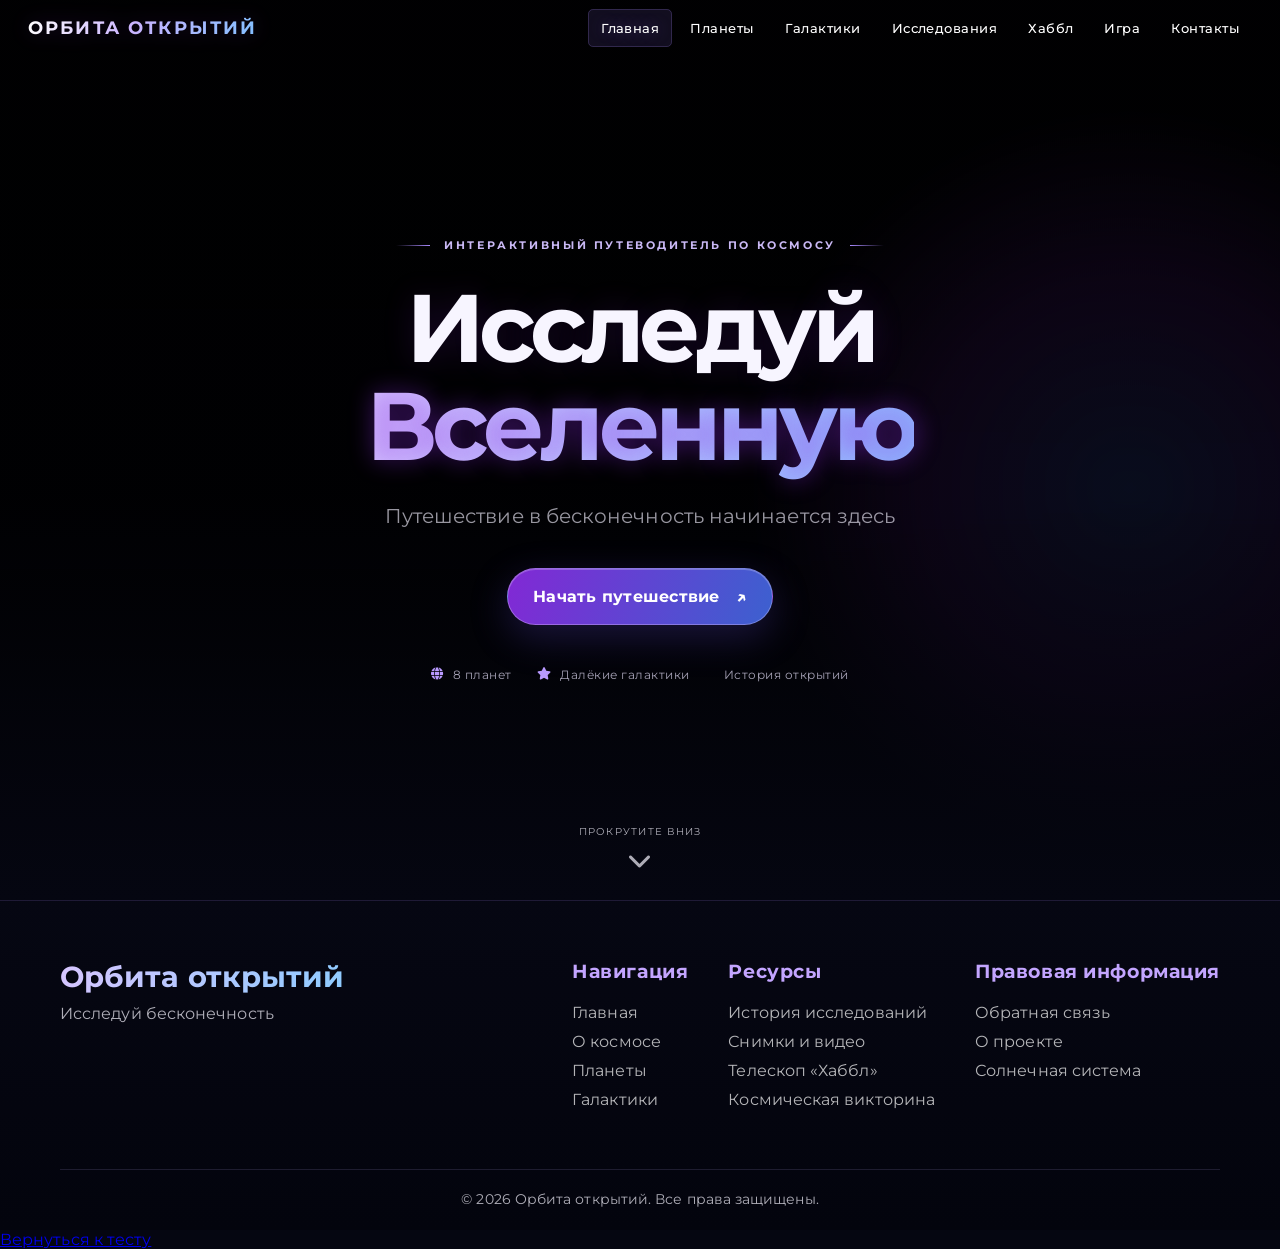
<file: index.html>
<!DOCTYPE html>
<html lang="ru">
<head>
    <meta charset="UTF-8">
    <meta name="viewport" content="width=device-width, initial-scale=1.0">
    <meta name="description" content="Орбита открытий — интерактивное путешествие по планетам, галактикам и истории освоения космоса.">
    <meta name="theme-color" content="#050611">
    <link rel="icon" type="image/svg+xml" href="favicon.svg">
    <title>Орбита открытий | Исследуй Вселенную</title>
    <link rel="stylesheet" href="styles.css">
    <link rel="stylesheet" href="final-polish.css">
    <link href="https://fonts.googleapis.com/css2?family=Montserrat:wght@300;400;700&display=swap" rel="stylesheet">
    <link rel="stylesheet" href="https://cdnjs.cloudflare.com/ajax/libs/font-awesome/6.0.0-beta3/css/all.min.css">
</head>
<body>
    <div class="stars"></div>
    <div class="twinkling"></div>
    
    <header>
        <nav>
            <div class="logo">
                <span>Орбита открытий</span>
            </div>
            <ul class="nav-links">
                <li><a href="index.html">Главная</a></li>
                <li><a href="index2.html">Планеты</a></li>
                <li><a href="index3.html">Галактики</a></li>
                <li><a href="index4.html">Исследования</a></li>
                <li><a href="index5.html">Хаббл</a></li>
                <li><a href="test.html">Игра</a></li>
                <li><a href="index6.html">Контакты</a></li>

                
            </ul>
            <div class="burger">
                <div class="line1"></div>
                <div class="line2"></div>
                <div class="line3"></div>
            </div>
        </nav>
    </header>

    <section id="home" class="hero">
        <div class="hero-content">
            <div class="hero-eyebrow"><span class="eyebrow-line"></span> ИНТЕРАКТИВНЫЙ ПУТЕВОДИТЕЛЬ ПО КОСМОСУ <span class="eyebrow-line"></span></div>
            <h1 class="title">Исследуй <span class="highlight">Вселенную</span></h1>
            <p class="subtitle">Путешествие в бесконечность начинается здесь</p>
            <a class="cta-button" href="index2.html">Начать путешествие <span aria-hidden="true">↗</span></a>
            <div class="hero-meta"><span><i class="fas fa-globe"></i> 8 планет</span><span><i class="fas fa-star"></i> Далёкие галактики</span><span><i class="fas fa-telescope"></i> История открытий</span></div>
        </div>
        <div class="scroll-indicator">
            <p>Прокрутите вниз</p>
            <i class="fas fa-chevron-down"></i>
        </div>
    </section>

  

    <footer>
        <div class="container">
            <div class="footer-content">
                <div class="footer-logo">
                    <h3>Орбита открытий</h3>
                    <p>Исследуй бесконечность</p>
                </div>
                <div class="footer-links">
                    <div class="footer-column">
                        <h4>Навигация</h4>
                        <ul>
                            <li><a href="index.html">Главная</a></li>
                            <li><a href="index2.html#about">О космосе</a></li>
                            <li><a href="index2.html#planets">Планеты</a></li>
                            <li><a href="index3.html#galaxies">Галактики</a></li>
                        </ul>
                    </div>
                    <div class="footer-column">
                        <h4>Ресурсы</h4>
                        <ul>
                            <li><a href="index4.html">История исследований</a></li>
                            <li><a href="index5.html">Снимки и видео</a></li>
                            <li><a href="index5.html">Телескоп «Хаббл»</a></li>
                            <li><a href="test.html">Космическая викторина</a></li>
                        </ul>
                    </div>
                    <div class="footer-column">
                        <h4>Правовая информация</h4>
                        <ul>
                            <li><a href="index6.html">Обратная связь</a></li>
                            <li><a href="index.html">О проекте</a></li>
                            <li><a href="index2.html#planets">Солнечная система</a></li>
                        </ul>
                    </div>
                </div>
            </div>
            <div class="footer-bottom">
                <p>&copy; 2026 Орбита открытий. Все права защищены.</p>
            </div>
        </div>
    </footer>

    <div class="planet-modal">
        <div class="modal-content">
            <span class="close-modal">&times;</span>
            <div class="modal-body">
                <h2 id="modal-title"></h2>
                <div class="modal-image" id="modal-image"></div>
                <div class="planet-details">
                    <div class="detail-item">
                        <h4>Диаметр:</h4>
                        <p id="planet-diameter"></p>
                    </div>
                    <div class="detail-item">
                        <h4>Расстояние от Солнца:</h4>
                        <p id="planet-distance"></p>
                    </div>
                    <div class="detail-item">
                        <h4>Период обращения:</h4>
                        <p id="planet-orbit"></p>
                    </div>
                    <div class="detail-item">
                        <h4>Температура:</h4>
                        <p id="planet-temp"></p>
                    </div>
                </div>
                <p id="planet-description"></p>
            </div>
        </div>
    </div>

    <script src="script.js"></script>
        
        <a href="test.html" class="back-button">Вернуться к тесту</a>
    </div>
    <script src="enhancements.js"></script>
</body>
</html>
</file>
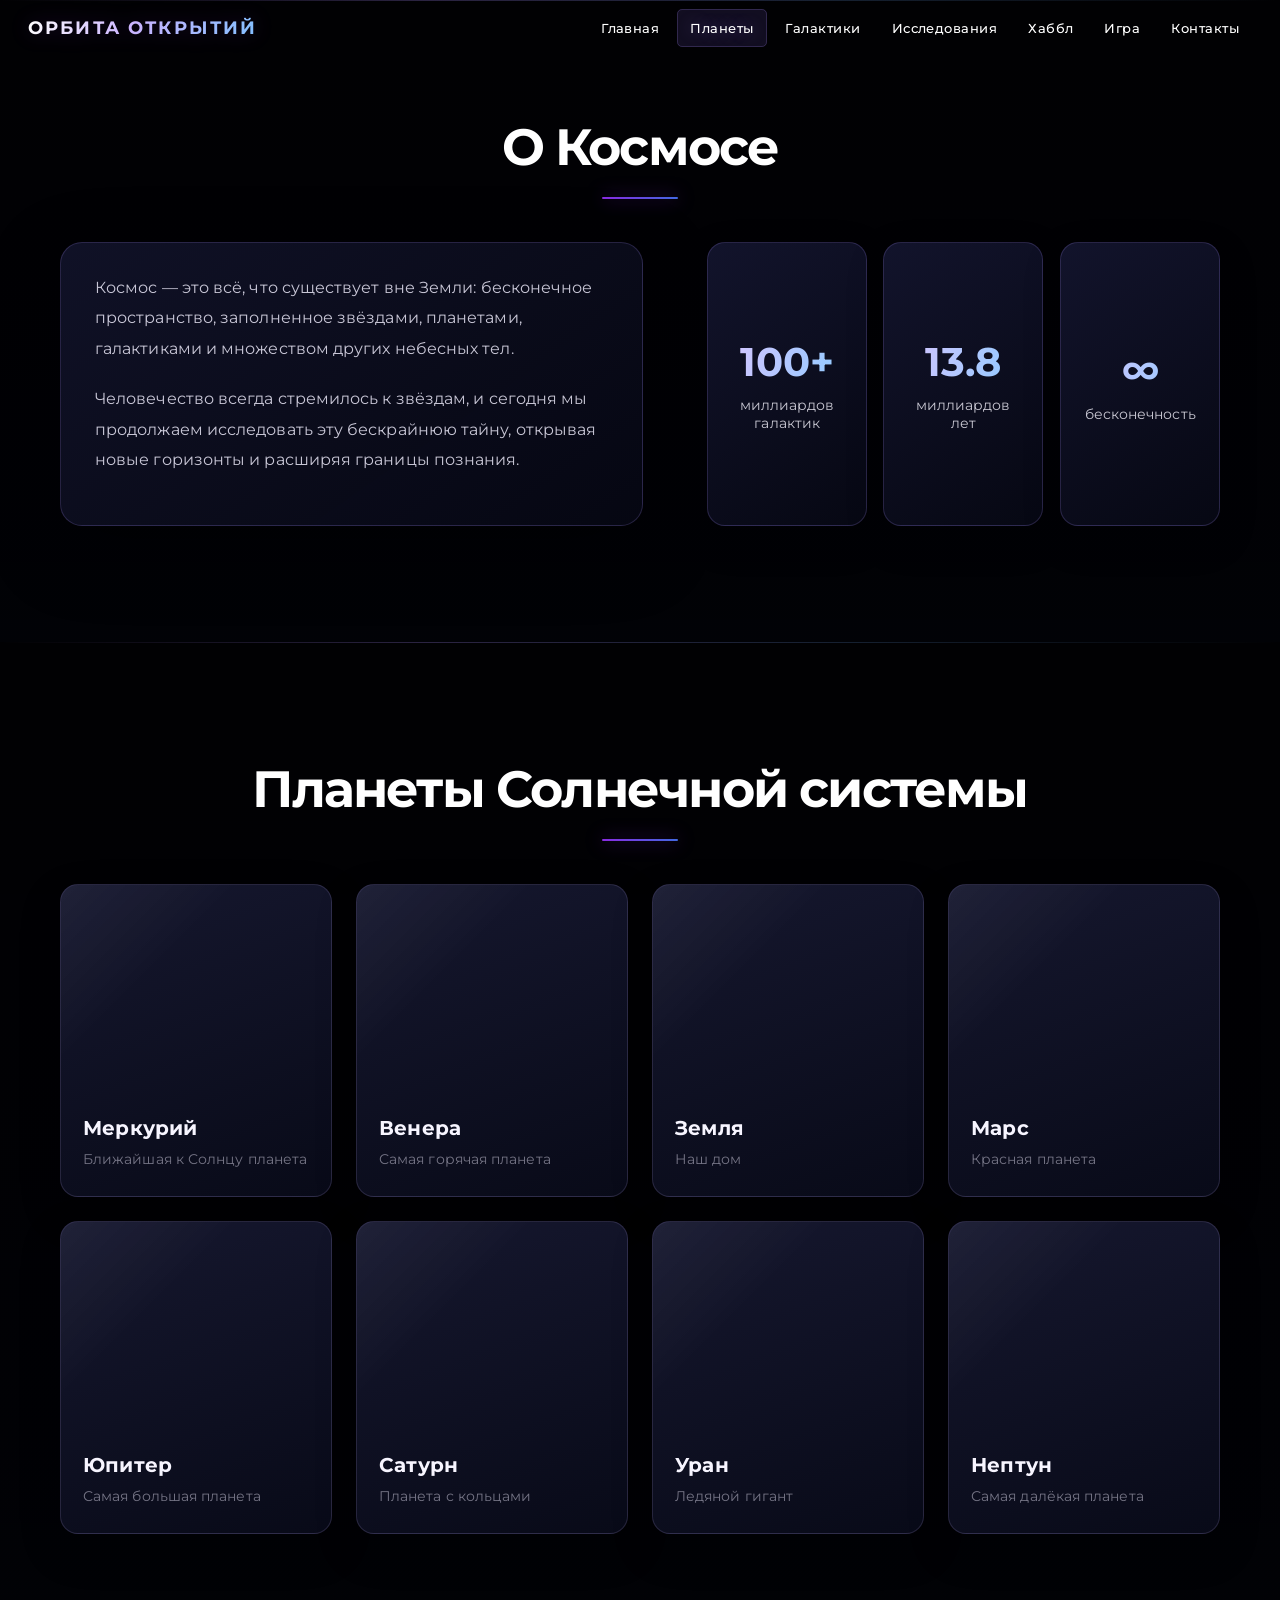
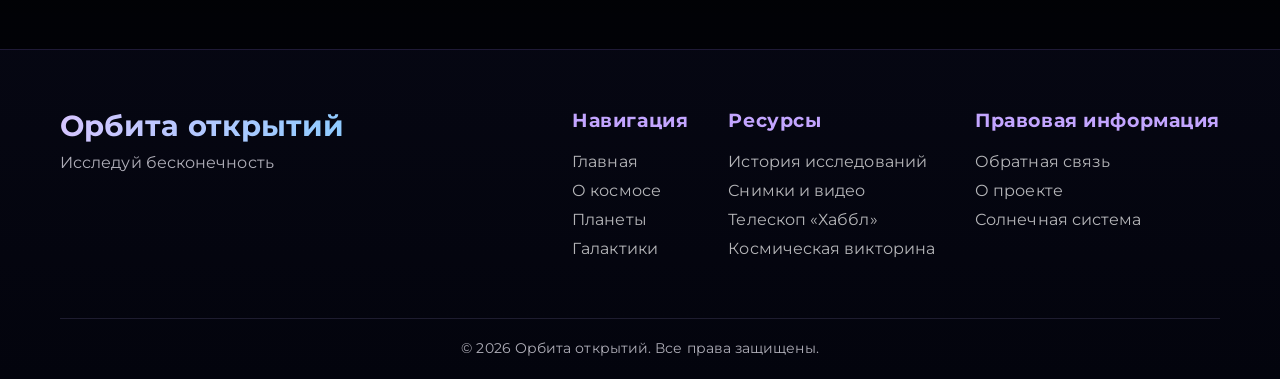
<file: index2.html>
<!DOCTYPE html>
<html lang="ru">
<head>
    <meta charset="UTF-8">
    <meta name="viewport" content="width=device-width, initial-scale=1.0">
    <meta name="description" content="Орбита открытий — интерактивное путешествие по планетам, галактикам и истории освоения космоса.">
    <meta name="theme-color" content="#050611">
    <link rel="icon" type="image/svg+xml" href="favicon.svg">
    <title>Орбита открытий | Исследуй Вселенную</title>
    <link rel="stylesheet" href="styles.css">
    <link rel="stylesheet" href="final-polish.css">
    <link href="https://fonts.googleapis.com/css2?family=Montserrat:wght@300;400;700&display=swap" rel="stylesheet">
    <link rel="stylesheet" href="https://cdnjs.cloudflare.com/ajax/libs/font-awesome/6.0.0-beta3/css/all.min.css">
</head>
<body>
    <div class="stars"></div>
    <div class="twinkling"></div>
    
    <header>
        <nav>
            <div class="logo">
                <span>Орбита открытий</span>
            </div>
            <ul class="nav-links">
                <li><a href="index.html">Главная</a></li>
                <li><a href="index2.html">Планеты</a></li>
                <li><a href="index3.html">Галактики</a></li>
                <li><a href="index4.html">Исследования</a></li>
                <li><a href="index5.html">Хаббл</a></li>
                <li><a href="test.html">Игра</a></li>

                <li><a href="index6.html">Контакты</a></li>
            </ul>
            <div class="burger">
                <div class="line1"></div>
                <div class="line2"></div>
                <div class="line3"></div>
            </div>
        </nav>
    </header>

  

    <section id="about" class="about">
        <div class="container">
            <h2 class="section-title">О Космосе</h2>
            <div class="about-content">
                <div class="about-text">
                    <p>Космос — это всё, что существует вне Земли: бесконечное пространство, заполненное звёздами, планетами, галактиками и множеством других небесных тел.</p>
                    <p>Человечество всегда стремилось к звёздам, и сегодня мы продолжаем исследовать эту бескрайнюю тайну, открывая новые горизонты и расширяя границы познания.</p>
                </div>
                <div class="about-stats">
                    <div class="stat-item">
                        <span class="stat-number">100+</span>
                        <span class="stat-text">миллиардов галактик</span>
                    </div>
                    <div class="stat-item">
                        <span class="stat-number">13.8</span>
                        <span class="stat-text">миллиардов лет</span>
                    </div>
                    <div class="stat-item">
                        <span class="stat-number">∞</span>
                        <span class="stat-text">бесконечность</span>
                    </div>
                </div>
            </div>
        </div>
    </section>

    <section id="planets" class="planets">
        <div class="container">
            <h2 class="section-title">Планеты Солнечной системы</h2>
            <div class="planets-container">
                <div class="planet-card" data-planet="mercury">
                    <div class="planet-image mercury"></div>
                    <h3>Меркурий</h3>
                    <p>Ближайшая к Солнцу планета</p>
                </div>
                <div class="planet-card" data-planet="venus">
                    <div class="planet-image venus"></div>
                    <h3>Венера</h3>
                    <p>Самая горячая планета</p>
                </div>
                <div class="planet-card" data-planet="earth">
                    <div class="planet-image earth"></div>
                    <h3>Земля</h3>
                    <p>Наш дом</p>
                </div>
                <div class="planet-card" data-planet="mars">
                    <div class="planet-image mars"></div>
                    <h3>Марс</h3>
                    <p>Красная планета</p>
                </div>
                <div class="planet-card" data-planet="jupiter">
                    <div class="planet-image jupiter"></div>
                    <h3>Юпитер</h3>
                    <p>Самая большая планета</p>
                </div>
                <div class="planet-card" data-planet="saturn">
                    <div class="planet-image saturn"></div>
                    <h3>Сатурн</h3>
                    <p>Планета с кольцами</p>
                </div>
                <div class="planet-card" data-planet="uranus">
                    <div class="planet-image uranus"></div>
                    <h3>Уран</h3>
                    <p>Ледяной гигант</p>
                </div>
                <div class="planet-card" data-planet="neptune">
                    <div class="planet-image neptune"></div>
                    <h3>Нептун</h3>
                    <p>Самая далёкая планета</p>
                </div>
            </div>
        </div>
    </section>


    <footer>
        <div class="container">
            <div class="footer-content">
                <div class="footer-logo">
                    <h3>Орбита открытий</h3>
                    <p>Исследуй бесконечность</p>
                </div>
                <div class="footer-links">
                    <div class="footer-column">
                        <h4>Навигация</h4>
                        <ul>
                            <li><a href="index.html">Главная</a></li>
                            <li><a href="index2.html#about">О космосе</a></li>
                            <li><a href="index2.html#planets">Планеты</a></li>
                            <li><a href="index3.html#galaxies">Галактики</a></li>
                        </ul>
                    </div>
                    <div class="footer-column">
                        <h4>Ресурсы</h4>
                        <ul>
                            <li><a href="index4.html">История исследований</a></li>
                            <li><a href="index5.html">Снимки и видео</a></li>
                            <li><a href="index5.html">Телескоп «Хаббл»</a></li>
                            <li><a href="test.html">Космическая викторина</a></li>
                        </ul>
                    </div>
                    <div class="footer-column">
                        <h4>Правовая информация</h4>
                        <ul>
                            <li><a href="index6.html">Обратная связь</a></li>
                            <li><a href="index.html">О проекте</a></li>
                            <li><a href="index2.html#planets">Солнечная система</a></li>
                        </ul>
                    </div>
                </div>
            </div>
            <div class="footer-bottom">
                <p>&copy; 2026 Орбита открытий. Все права защищены.</p>
            </div>
        </div>
    </footer>

    <div class="planet-modal">
        <div class="modal-content">
            <span class="close-modal">&times;</span>
            <div class="modal-body">
                <h2 id="modal-title"></h2>
                <div class="modal-image" id="modal-image"></div>
                <div class="planet-details">
                    <div class="detail-item">
                        <h4>Диаметр:</h4>
                        <p id="planet-diameter"></p>
                    </div>
                    <div class="detail-item">
                        <h4>Расстояние от Солнца:</h4>
                        <p id="planet-distance"></p>
                    </div>
                    <div class="detail-item">
                        <h4>Период обращения:</h4>
                        <p id="planet-orbit"></p>
                    </div>
                    <div class="detail-item">
                        <h4>Температура:</h4>
                        <p id="planet-temp"></p>
                    </div>
                </div>
                <p id="planet-description"></p>
            </div>
        </div>
    </div>

    <script src="script.js"></script>
    <script src="enhancements.js"></script>
</body>
</html>
</file>
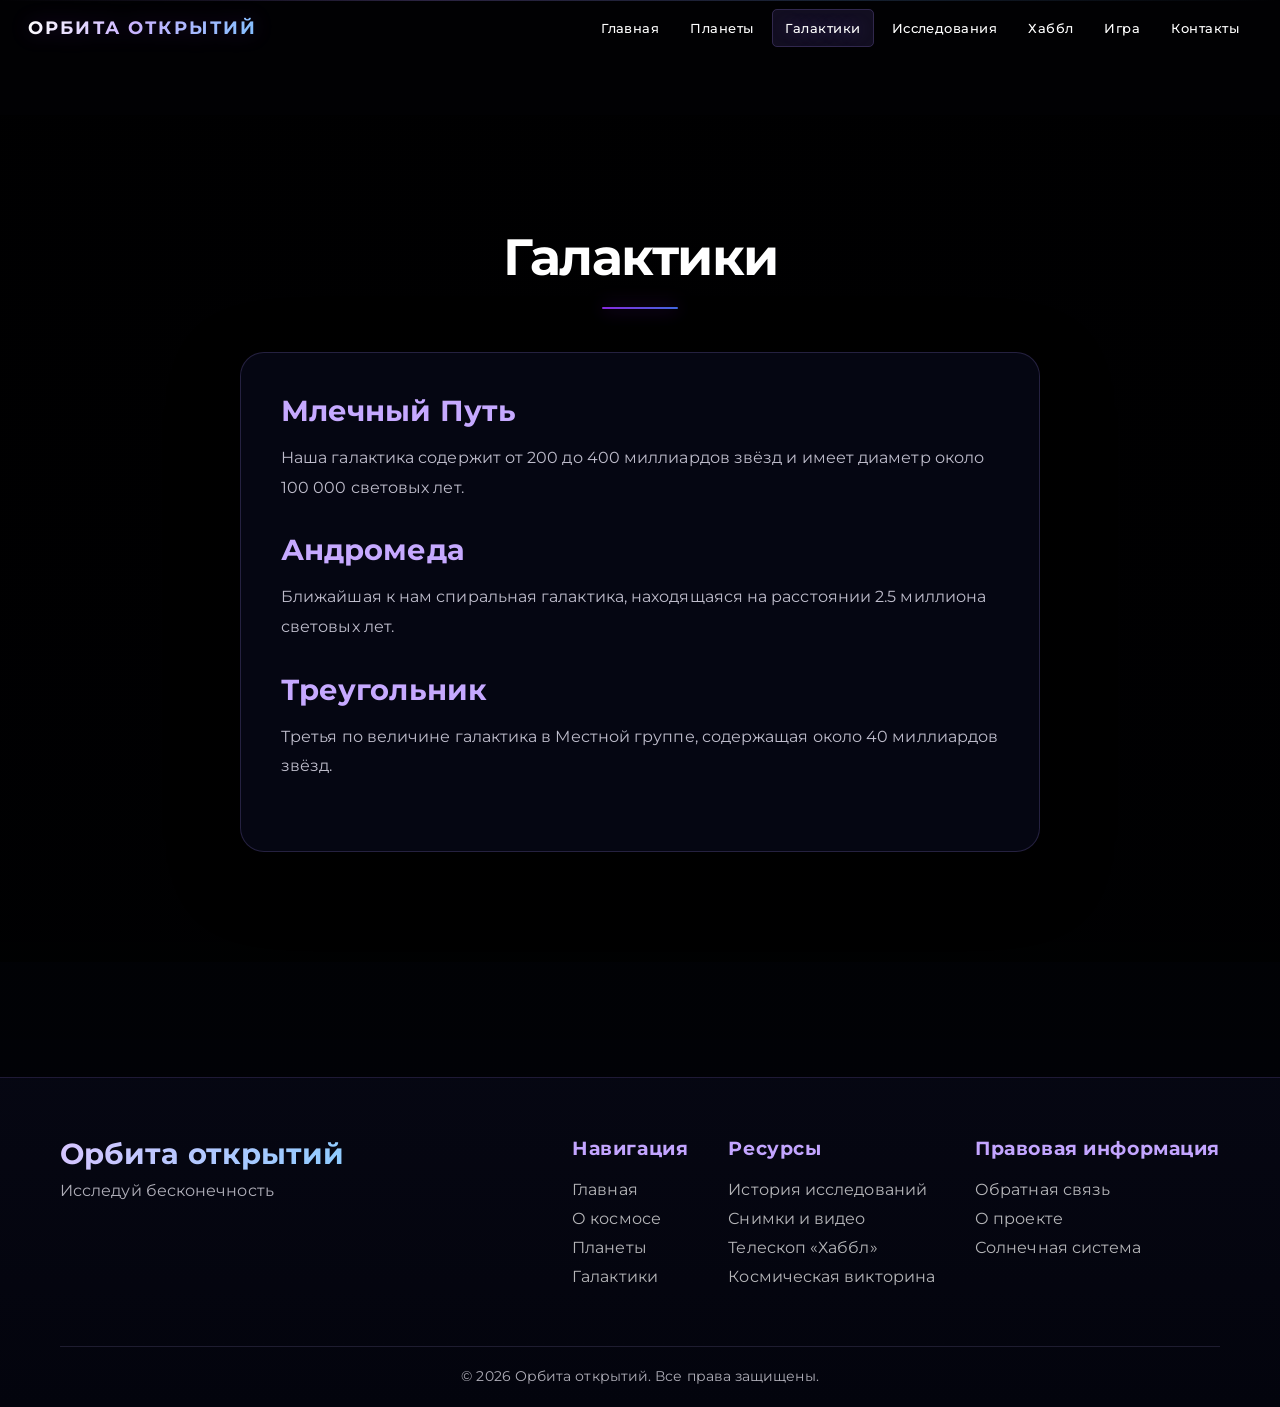
<file: index3.html>
<!DOCTYPE html>
<html lang="ru">
<head>
    <meta charset="UTF-8">
    <meta name="viewport" content="width=device-width, initial-scale=1.0">
    <meta name="description" content="Орбита открытий — интерактивное путешествие по планетам, галактикам и истории освоения космоса.">
    <meta name="theme-color" content="#050611">
    <link rel="icon" type="image/svg+xml" href="favicon.svg">
    <title>Орбита открытий | Исследуй Вселенную</title>
    <link rel="stylesheet" href="styles.css">
    <link rel="stylesheet" href="final-polish.css">
    <link href="https://fonts.googleapis.com/css2?family=Montserrat:wght@300;400;700&display=swap" rel="stylesheet">
    <link rel="stylesheet" href="https://cdnjs.cloudflare.com/ajax/libs/font-awesome/6.0.0-beta3/css/all.min.css">
</head>
<body>
    <div class="stars"></div>
    <div class="twinkling"></div>
    
    <header>
        <nav>
            <div class="logo">
                <span>Орбита открытий</span>
            </div>
            <ul class="nav-links">
                <li><a href="index.html">Главная</a></li>
                <li><a href="index2.html">Планеты</a></li>
                <li><a href="index3.html">Галактики</a></li>
                <li><a href="index4.html">Исследования</a></li>
                <li><a href="index5.html">Хаббл</a></li>
                <li><a href="test.html">Игра</a></li>
                <li><a href="index6.html">Контакты</a></li>
            </ul>
            <div class="burger">
                <div class="line1"></div>
                <div class="line2"></div>
                <div class="line3"></div>
            </div>
        </nav>
    </header>

    <section id="galaxies" class="galaxies">
        <div class="parallax-container">
            <h2 class="section-title">Галактики</h2>
            <div class="galaxy-content">
                <div class="galaxy-info">
                    <h3>Млечный Путь</h3>
                    <p>Наша галактика содержит от 200 до 400 миллиардов звёзд и имеет диаметр около 100 000 световых лет.</p>
                    <h3>Андромеда</h3>
                    <p>Ближайшая к нам спиральная галактика, находящаяся на расстоянии 2.5 миллиона световых лет.</p>
                    <h3>Треугольник</h3>
                    <p>Третья по величине галактика в Местной группе, содержащая около 40 миллиардов звёзд.</p>
                </div>
            </div>
        </div>
    </section>


    <footer>
        <div class="container">
            <div class="footer-content">
                <div class="footer-logo">
                    <h3>Орбита открытий</h3>
                    <p>Исследуй бесконечность</p>
                </div>
                <div class="footer-links">
                    <div class="footer-column">
                        <h4>Навигация</h4>
                        <ul>
                            <li><a href="index.html">Главная</a></li>
                            <li><a href="index2.html#about">О космосе</a></li>
                            <li><a href="index2.html#planets">Планеты</a></li>
                            <li><a href="index3.html#galaxies">Галактики</a></li>
                        </ul>
                    </div>
                    <div class="footer-column">
                        <h4>Ресурсы</h4>
                        <ul>
                            <li><a href="index4.html">История исследований</a></li>
                            <li><a href="index5.html">Снимки и видео</a></li>
                            <li><a href="index5.html">Телескоп «Хаббл»</a></li>
                            <li><a href="test.html">Космическая викторина</a></li>
                        </ul>
                    </div>
                    <div class="footer-column">
                        <h4>Правовая информация</h4>
                        <ul>
                            <li><a href="index6.html">Обратная связь</a></li>
                            <li><a href="index.html">О проекте</a></li>
                            <li><a href="index2.html#planets">Солнечная система</a></li>
                        </ul>
                    </div>
                </div>
            </div>
            <div class="footer-bottom">
                <p>&copy; 2026 Орбита открытий. Все права защищены.</p>
            </div>
        </div>
    </footer>

    <div class="planet-modal">
        <div class="modal-content">
            <span class="close-modal">&times;</span>
            <div class="modal-body">
                <h2 id="modal-title"></h2>
                <div class="modal-image" id="modal-image"></div>
                <div class="planet-details">
                    <div class="detail-item">
                        <h4>Диаметр:</h4>
                        <p id="planet-diameter"></p>
                    </div>
                    <div class="detail-item">
                        <h4>Расстояние от Солнца:</h4>
                        <p id="planet-distance"></p>
                    </div>
                    <div class="detail-item">
                        <h4>Период обращения:</h4>
                        <p id="planet-orbit"></p>
                    </div>
                    <div class="detail-item">
                        <h4>Температура:</h4>
                        <p id="planet-temp"></p>
                    </div>
                </div>
                <p id="planet-description"></p>
            </div>
        </div>
    </div>

    <script src="script.js"></script>
    <script src="enhancements.js"></script>
</body>
</html>
</file>
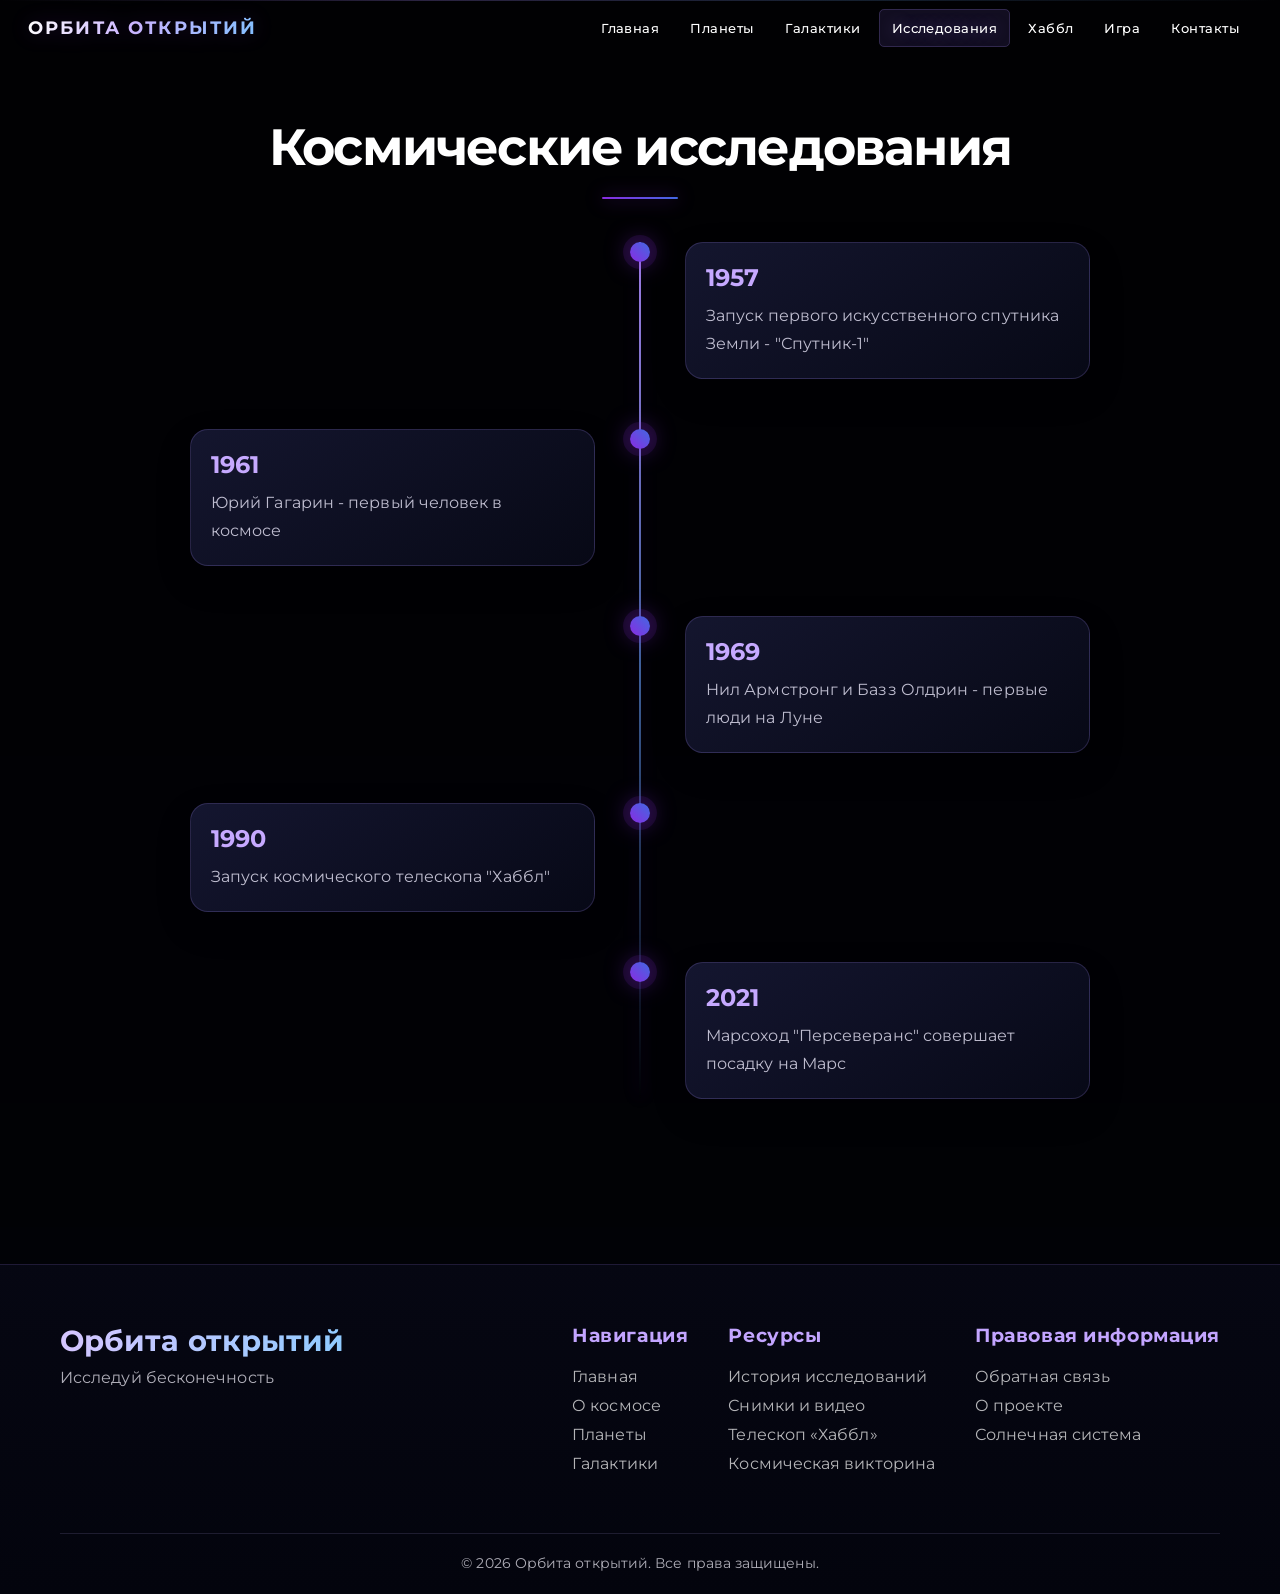
<file: index4.html>
<!DOCTYPE html>
<html lang="ru">
<head>
    <meta charset="UTF-8">
    <meta name="viewport" content="width=device-width, initial-scale=1.0">
    <meta name="description" content="Орбита открытий — интерактивное путешествие по планетам, галактикам и истории освоения космоса.">
    <meta name="theme-color" content="#050611">
    <link rel="icon" type="image/svg+xml" href="favicon.svg">
    <title>Орбита открытий | Исследуй Вселенную</title>
    <link rel="stylesheet" href="styles.css">
    <link rel="stylesheet" href="final-polish.css">
    <link href="https://fonts.googleapis.com/css2?family=Montserrat:wght@300;400;700&display=swap" rel="stylesheet">
    <link rel="stylesheet" href="https://cdnjs.cloudflare.com/ajax/libs/font-awesome/6.0.0-beta3/css/all.min.css">
</head>
<body>
    <div class="stars"></div>
    <div class="twinkling"></div>
    
    <header>
        <nav>
            <div class="logo">
                <span>Орбита открытий</span>
            </div>
            <ul class="nav-links">
                <li><a href="index.html">Главная</a></li>
                <li><a href="index2.html">Планеты</a></li>
                <li><a href="index3.html">Галактики</a></li>
                <li><a href="index4.html">Исследования</a></li>
                <li><a href="index5.html">Хаббл</a></li>
                <li><a href="test.html">Игра</a></li>
                <li><a href="index6.html">Контакты</a></li>
            </ul>
            <div class="burger">
                <div class="line1"></div>
                <div class="line2"></div>
                <div class="line3"></div>
            </div>
        </nav>
    </header>

       
    <section id="exploration" class="exploration">
        <div class="container">
            <h2 class="section-title">Космические исследования</h2>
            <div class="timeline">
                <div class="timeline-item">
                    <div class="timeline-dot"></div>
                    <div class="timeline-content">
                        <h3>1957</h3>
                        <p>Запуск первого искусственного спутника Земли - "Спутник-1"</p>
                    </div>
                </div>
                <div class="timeline-item">
                    <div class="timeline-dot"></div>
                    <div class="timeline-content">
                        <h3>1961</h3>
                        <p>Юрий Гагарин - первый человек в космосе</p>
                    </div>
                </div>
                <div class="timeline-item">
                    <div class="timeline-dot"></div>
                    <div class="timeline-content">
                        <h3>1969</h3>
                        <p>Нил Армстронг и Базз Олдрин - первые люди на Луне</p>
                    </div>
                </div>
                <div class="timeline-item">
                    <div class="timeline-dot"></div>
                    <div class="timeline-content">
                        <h3>1990</h3>
                        <p>Запуск космического телескопа "Хаббл"</p>
                    </div>
                </div>
                <div class="timeline-item">
                    <div class="timeline-dot"></div>
                    <div class="timeline-content">
                        <h3>2021</h3>
                        <p>Марсоход "Персеверанс" совершает посадку на Марс</p>
                    </div>
                </div>
            </div>
        </div>
    </section>

   

    <footer>
        <div class="container">
            <div class="footer-content">
                <div class="footer-logo">
                    <h3>Орбита открытий</h3>
                    <p>Исследуй бесконечность</p>
                </div>
                <div class="footer-links">
                    <div class="footer-column">
                        <h4>Навигация</h4>
                        <ul>
                            <li><a href="index.html">Главная</a></li>
                            <li><a href="index2.html#about">О космосе</a></li>
                            <li><a href="index2.html#planets">Планеты</a></li>
                            <li><a href="index3.html#galaxies">Галактики</a></li>
                        </ul>
                    </div>
                    <div class="footer-column">
                        <h4>Ресурсы</h4>
                        <ul>
                            <li><a href="index4.html">История исследований</a></li>
                            <li><a href="index5.html">Снимки и видео</a></li>
                            <li><a href="index5.html">Телескоп «Хаббл»</a></li>
                            <li><a href="test.html">Космическая викторина</a></li>
                        </ul>
                    </div>
                    <div class="footer-column">
                        <h4>Правовая информация</h4>
                        <ul>
                            <li><a href="index6.html">Обратная связь</a></li>
                            <li><a href="index.html">О проекте</a></li>
                            <li><a href="index2.html#planets">Солнечная система</a></li>
                        </ul>
                    </div>
                </div>
            </div>
            <div class="footer-bottom">
                <p>&copy; 2026 Орбита открытий. Все права защищены.</p>
            </div>
        </div>
    </footer>

    <div class="planet-modal">
        <div class="modal-content">
            <span class="close-modal">&times;</span>
            <div class="modal-body">
                <h2 id="modal-title"></h2>
                <div class="modal-image" id="modal-image"></div>
                <div class="planet-details">
                    <div class="detail-item">
                        <h4>Диаметр:</h4>
                        <p id="planet-diameter"></p>
                    </div>
                    <div class="detail-item">
                        <h4>Расстояние от Солнца:</h4>
                        <p id="planet-distance"></p>
                    </div>
                    <div class="detail-item">
                        <h4>Период обращения:</h4>
                        <p id="planet-orbit"></p>
                    </div>
                    <div class="detail-item">
                        <h4>Температура:</h4>
                        <p id="planet-temp"></p>
                    </div>
                </div>
                <p id="planet-description"></p>
            </div>
        </div>
    </div>

    <script src="script.js"></script>
    <script src="enhancements.js"></script>
</body>
</html>
</file>
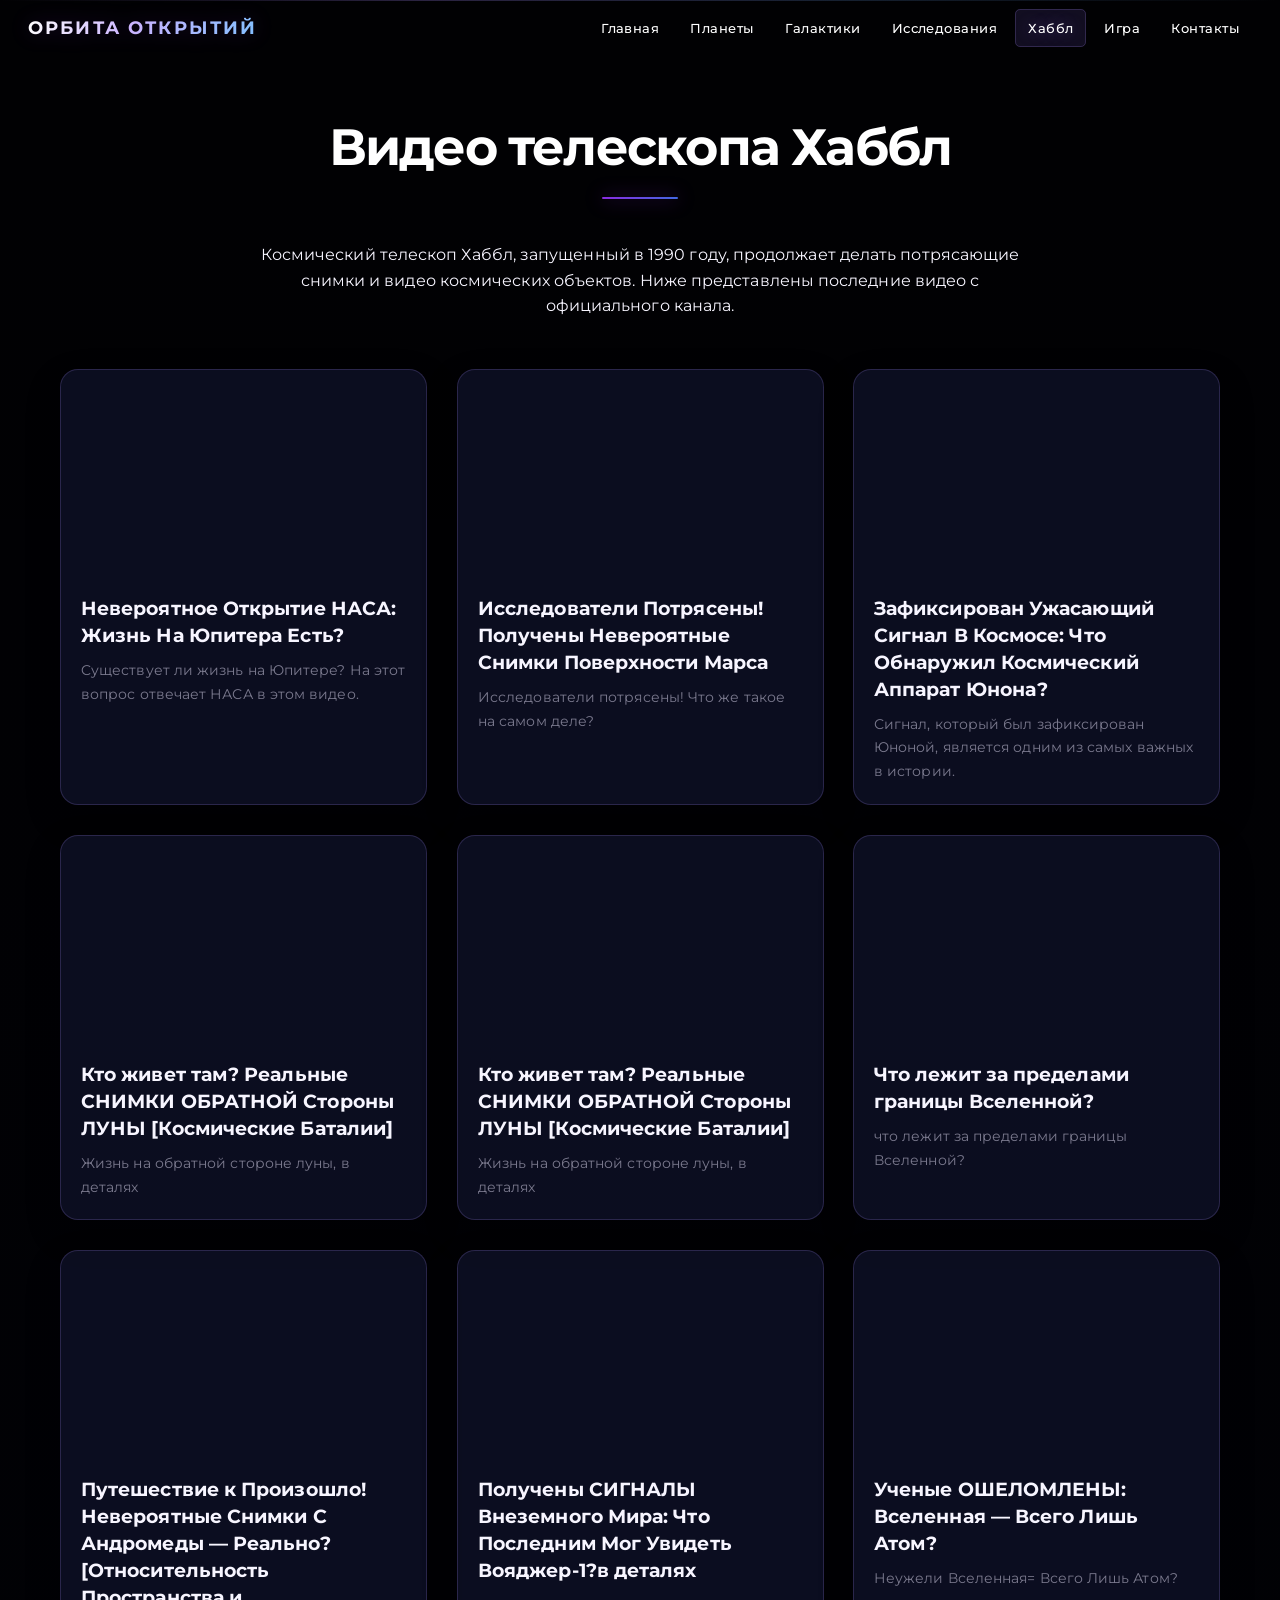
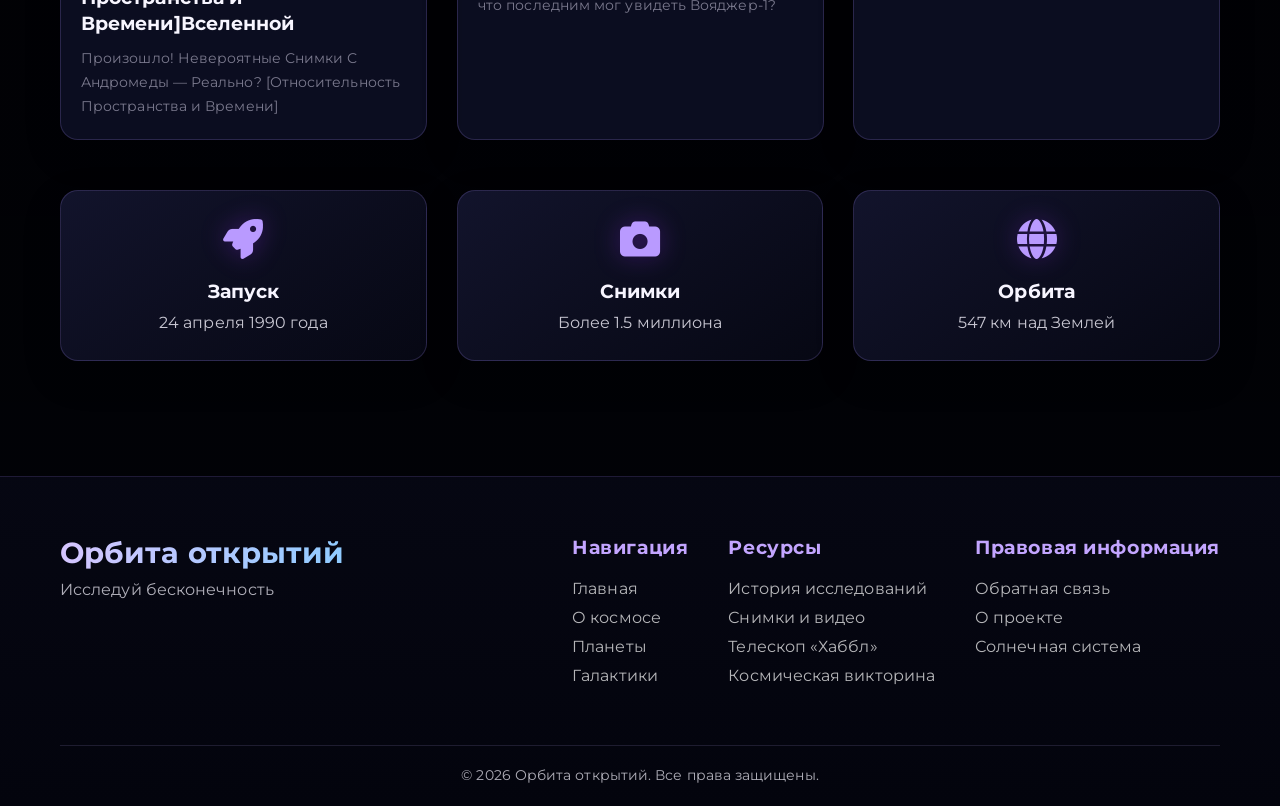
<file: index5.html>
<!DOCTYPE html>
<html lang="ru">
<head>
    <meta charset="UTF-8">
    <meta name="viewport" content="width=device-width, initial-scale=1.0">
    <meta name="description" content="Орбита открытий — интерактивное путешествие по планетам, галактикам и истории освоения космоса.">
    <meta name="theme-color" content="#050611">
    <link rel="icon" type="image/svg+xml" href="favicon.svg">
    <title>Орбита открытий | Исследуй Вселенную</title>
    <link rel="stylesheet" href="styles.css">
    <link rel="stylesheet" href="final-polish.css">
    <link href="https://fonts.googleapis.com/css2?family=Montserrat:wght@300;400;700&display=swap" rel="stylesheet">
    <link rel="stylesheet" href="https://cdnjs.cloudflare.com/ajax/libs/font-awesome/6.0.0-beta3/css/all.min.css">
</head>
<body>
    <div class="stars"></div>
    <div class="twinkling"></div>
    
    <header>
        <nav>
            <div class="logo">
                <span>Орбита открытий</span>
            </div>
            <ul class="nav-links">
                <li><a href="index.html">Главная</a></li>
                <li><a href="index2.html">Планеты</a></li>
                <li><a href="index3.html">Галактики</a></li>
                <li><a href="index4.html">Исследования</a></li>
                <li><a href="index5.html">Хаббл</a></li>
                <li><a href="test.html">Игра</a></li>
                <li><a href="index6.html">Контакты</a></li>
            </ul>
            <div class="burger">
                <div class="line1"></div>
                <div class="line2"></div>
                <div class="line3"></div>
            </div>
        </nav>
    </header>



    <section id="hubble" class="hubble">
        <div class="container">
            <h2 class="section-title">Видео телескопа Хаббл</h2>
            <div class="hubble-intro">
                <p>Космический телескоп Хаббл, запущенный в 1990 году, продолжает делать потрясающие снимки и видео космических объектов. Ниже представлены последние видео с официального канала.</p>
            </div>
            <div class="video-gallery" id="hubble-videos">
                <!-- Видео будут загружаться сюда через JavaScript -->
                <div class="loading-videos">
                    <i class="fas fa-spinner fa-spin"></i>
                    <p>Загрузка видео...</p>
                </div>
            </div>
            <div class="hubble-facts">
                <div class="fact-item">
                    <i class="fas fa-rocket"></i>
                    <h4>Запуск</h4>
                    <p>24 апреля 1990 года</p>
                </div>
                <div class="fact-item">
                    <i class="fas fa-camera"></i>
                    <h4>Снимки</h4>
                    <p>Более 1.5 миллиона</p>
                </div>
                <div class="fact-item">
                    <i class="fas fa-globe"></i>
                    <h4>Орбита</h4>
                    <p>547 км над Землей</p>
                </div>
            </div>
        </div>
    </section>

    </section>

    <footer>
        <div class="container">
            <div class="footer-content">
                <div class="footer-logo">
                    <h3>Орбита открытий</h3>
                    <p>Исследуй бесконечность</p>
                </div>
                <div class="footer-links">
                    <div class="footer-column">
                        <h4>Навигация</h4>
                        <ul>
                            <li><a href="index.html">Главная</a></li>
                            <li><a href="index2.html#about">О космосе</a></li>
                            <li><a href="index2.html#planets">Планеты</a></li>
                            <li><a href="index3.html#galaxies">Галактики</a></li>
                        </ul>
                    </div>
                    <div class="footer-column">
                        <h4>Ресурсы</h4>
                        <ul>
                            <li><a href="index4.html">История исследований</a></li>
                            <li><a href="index5.html">Снимки и видео</a></li>
                            <li><a href="index5.html">Телескоп «Хаббл»</a></li>
                            <li><a href="test.html">Космическая викторина</a></li>
                        </ul>
                    </div>
                    <div class="footer-column">
                        <h4>Правовая информация</h4>
                        <ul>
                            <li><a href="index6.html">Обратная связь</a></li>
                            <li><a href="index.html">О проекте</a></li>
                            <li><a href="index2.html#planets">Солнечная система</a></li>
                        </ul>
                    </div>
                </div>
            </div>
            <div class="footer-bottom">
                <p>&copy; 2026 Орбита открытий. Все права защищены.</p>
            </div>
        </div>
    </footer>

    <div class="planet-modal">
        <div class="modal-content">
            <span class="close-modal">&times;</span>
            <div class="modal-body">
                <h2 id="modal-title"></h2>
                <div class="modal-image" id="modal-image"></div>
                <div class="planet-details">
                    <div class="detail-item">
                        <h4>Диаметр:</h4>
                        <p id="planet-diameter"></p>
                    </div>
                    <div class="detail-item">
                        <h4>Расстояние от Солнца:</h4>
                        <p id="planet-distance"></p>
                    </div>
                    <div class="detail-item">
                        <h4>Период обращения:</h4>
                        <p id="planet-orbit"></p>
                    </div>
                    <div class="detail-item">
                        <h4>Температура:</h4>
                        <p id="planet-temp"></p>
                    </div>
                </div>
                <p id="planet-description"></p>
            </div>
        </div>
    </div>

    <script src="script.js"></script>
    <script src="enhancements.js"></script>
</body>
</html>
</file>
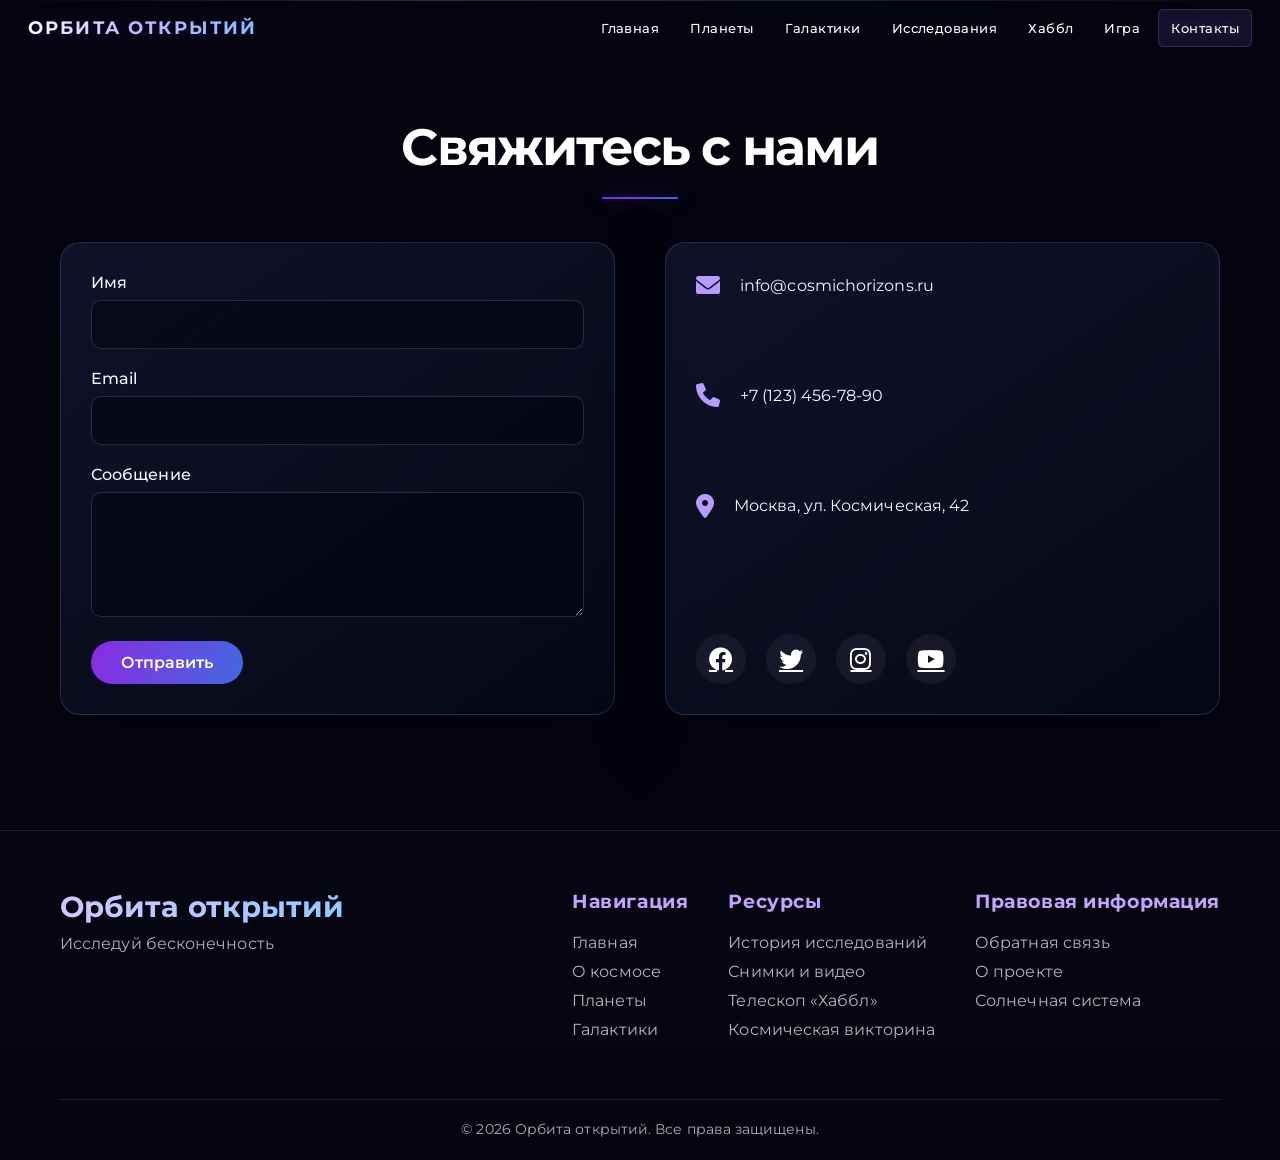
<file: index6.html>
<!DOCTYPE html>
<html lang="ru">

<head>
    <meta charset="UTF-8">
    <meta name="viewport" content="width=device-width, initial-scale=1.0">
    <meta name="description" content="Орбита открытий — интерактивное путешествие по планетам, галактикам и истории освоения космоса.">
    <meta name="theme-color" content="#050611">
    <link rel="icon" type="image/svg+xml" href="favicon.svg">
    <title>Орбита открытий | Исследуй Вселенную</title>
    <link rel="stylesheet" href="styles.css">
    <link rel="stylesheet" href="final-polish.css">
    <link href="https://fonts.googleapis.com/css2?family=Montserrat:wght@300;400;700&display=swap" rel="stylesheet">
    <link rel="stylesheet" href="https://cdnjs.cloudflare.com/ajax/libs/font-awesome/6.0.0-beta3/css/all.min.css">
</head>

<body>
    <div class="stars"></div>
    <div class="twinkling"></div>

    <header>
        <nav>
            <div class="logo">
                <span>Орбита открытий</span>
            </div>
            <ul class="nav-links">
                <li><a href="index.html">Главная</a></li>
                <li><a href="index2.html">Планеты</a></li>
                <li><a href="index3.html">Галактики</a></li>
                <li><a href="index4.html">Исследования</a></li>
                <li><a href="index5.html">Хаббл</a></li>
                <li><a href="test.html">Игра</a></li>
                <li><a href="index6.html">Контакты</a></li>
            </ul>
            <div class="burger">
                <div class="line1"></div>
                <div class="line2"></div>
                <div class="line3"></div>
            </div>
        </nav>
    </header>
    <section id="contact" class="contact">
        <div class="container">
            <h2 class="section-title">Свяжитесь с нами</h2>
            <div class="contact-container">
                <form class="contact-form">
                    <div class="form-group">
                        <label for="name">Имя</label>
                        <input type="text" id="name" name="name" required>
                    </div>
                    <div class="form-group">
                        <label for="email">Email</label>
                        <input type="email" id="email" name="email" required>
                    </div>
                    <div class="form-group">
                        <label for="message">Сообщение</label>
                        <textarea id="message" name="message" rows="5" required></textarea>
                    </div>
                    <button type="submit" class="submit-button">Отправить</button>
                </form>
                <div class="contact-info">
                    <div class="info-item">
                        <i class="fas fa-envelope"></i>
                        <p>info@cosmichorizons.ru</p>
                    </div>
                    <div class="info-item">
                        <i class="fas fa-phone"></i>
                        <p>+7 (123) 456-78-90</p>
                    </div>
                    <div class="info-item">
                        <i class="fas fa-map-marker-alt"></i>
                        <p>Москва, ул. Космическая, 42</p>
                    </div>
                    <div class="social-links">
                        <a href="#"><i class="fab fa-facebook"></i></a>
                        <a href="#"><i class="fab fa-twitter"></i></a>
                        <a href="#"><i class="fab fa-instagram"></i></a>
                        <a href="#"><i class="fab fa-youtube"></i></a>
                    </div>
                </div>
            </div>
        </div>
    </section>

    <footer>
        <div class="container">
            <div class="footer-content">
                <div class="footer-logo">
                    <h3>Орбита открытий</h3>
                    <p>Исследуй бесконечность</p>
                </div>
                <div class="footer-links">
                    <div class="footer-column">
                        <h4>Навигация</h4>
                        <ul>
                            <li><a href="index.html">Главная</a></li>
                            <li><a href="index2.html#about">О космосе</a></li>
                            <li><a href="index2.html#planets">Планеты</a></li>
                            <li><a href="index3.html#galaxies">Галактики</a></li>
                        </ul>
                    </div>
                    <div class="footer-column">
                        <h4>Ресурсы</h4>
                        <ul>
                            <li><a href="index4.html">История исследований</a></li>
                            <li><a href="index5.html">Снимки и видео</a></li>
                            <li><a href="index5.html">Телескоп «Хаббл»</a></li>
                            <li><a href="test.html">Космическая викторина</a></li>
                        </ul>
                    </div>
                    <div class="footer-column">
                        <h4>Правовая информация</h4>
                        <ul>
                            <li><a href="index6.html">Обратная связь</a></li>
                            <li><a href="index.html">О проекте</a></li>
                            <li><a href="index2.html#planets">Солнечная система</a></li>
                        </ul>
                    </div>
                </div>
            </div>
            <div class="footer-bottom">
                <p>&copy; 2026 Орбита открытий. Все права защищены.</p>
            </div>
        </div>
    </footer>

    <div class="planet-modal">
        <div class="modal-content">
            <span class="close-modal">&times;</span>
            <div class="modal-body">
                <h2 id="modal-title"></h2>
                <div class="modal-image" id="modal-image"></div>
                <div class="planet-details">
                    <div class="detail-item">
                        <h4>Диаметр:</h4>
                        <p id="planet-diameter"></p>
                    </div>
                    <div class="detail-item">
                        <h4>Расстояние от Солнца:</h4>
                        <p id="planet-distance"></p>
                    </div>
                    <div class="detail-item">
                        <h4>Период обращения:</h4>
                        <p id="planet-orbit"></p>
                    </div>
                    <div class="detail-item">
                        <h4>Температура:</h4>
                        <p id="planet-temp"></p>
                    </div>
                </div>
                <p id="planet-description"></p>
            </div>
        </div>
    </div>

    <script src="script.js"></script>
    <script src="enhancements.js"></script>
</body>

</html>
</file>
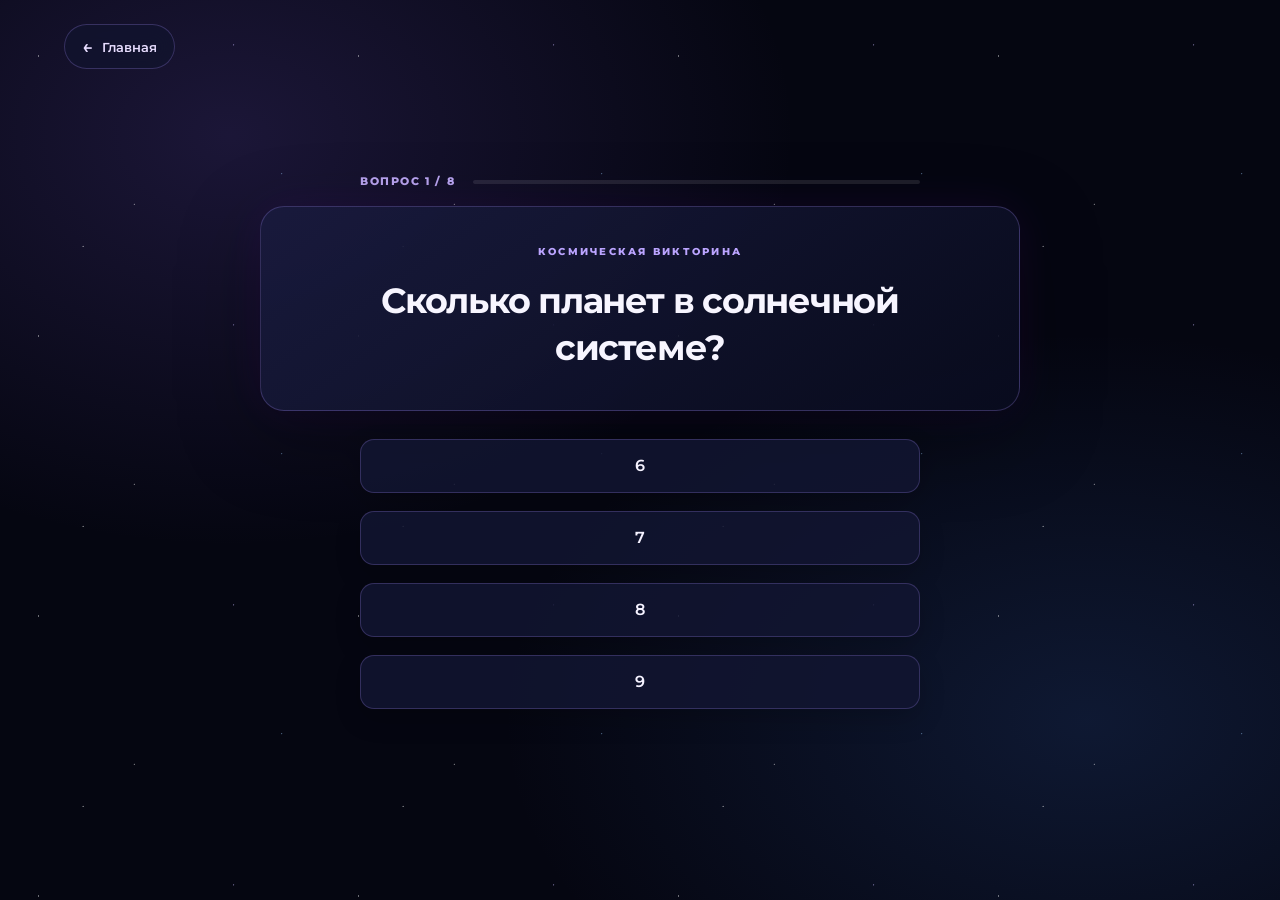
<file: test.html>
<!DOCTYPE html>
<html lang="ru">
<head>
    <meta charset="UTF-8">
    <meta name="viewport" content="width=device-width, initial-scale=1.0">
    <meta name="theme-color" content="#050611">
    <link rel="icon" type="image/svg+xml" href="favicon.svg">
    <title>Тестирование</title>
    <link rel="stylesheet" href="test.css">
</head>
<body>
    <ul>
        <li><a class="home" href="index.html">Главная</a></li>
    </ul>
    <div class="quiz-progress" id="quiz-progress"><span id="quiz-step">ВОПРОС 1 / 8</span><span class="progress-track"><span id="progress-fill"></span></span></div>
    <p id="quastion">Сколько планет в солнечной системе?</p>
    <button id="b1" onclick="b_click(this)">6</button>
    <button id="b2"  onclick="b_click(this)">7</button>
    <button id="b3"  onclick="b_click(this)">8</button>
    <button id="b4" onclick="b_click(this)">9</button>
    <p id="p_answer"></p>
    <script>
        // Вопросы викторины: вопрос; четыре варианта; номер правильного ответа.
        const questions = [
            "Сколько планет в солнечной системе?;6;7;8;9;3",
            "Какая самая близкая планета к солнцу?;Меркурий;Земля;Марс;Венера;1",
            "У какой планеты больше всего колец?;Меркурий;Сатурн;Марс;Венера;2",
            "Кто был первым человеком, ступившим на Луну?;Нил Армстронг;Юрий Гагарин;Алексей Леонов;Сергей Королев;1",
            "Как назывался корабль Гагарина?;Буран;Восход;Союз;Восток-1;4",
            "На какой планете, согласно одной из научных гипотез, возможен дождь из алмазов?;Нептун;Уран;Сатурн;Марс;1",
            "Сколько планет нашей Солнечной системы состоят из газа?;Одна;Три;Четыре;Семь;3",
            "Какой тип звезд встречается в Млечном Пути чаще всего?;Красные гиганты;Сверхгиганты;Красные карлики;Коричневые карлики;3"
        ];
        let questionIndex = 0;
        let score = 0;
        let locked = false;
        const answerButtons = [1, 2, 3, 4].map(n => document.getElementById(`b${n}`));
        const questionElement = document.getElementById('quastion');
        const answerElement = document.getElementById('p_answer');
        const stepElement = document.getElementById('quiz-step');
        const progressFill = document.getElementById('progress-fill');

        function showQuestion() {
            if (questionIndex >= questions.length) {
                finishQuiz();
                return;
            }
            const parts = questions[questionIndex].split(';');
            questionElement.textContent = parts[0];
            answerButtons.forEach((button, index) => {
                button.textContent = parts[index + 1];
                button.disabled = false;
                button.style.backgroundColor = '';
                button.style.borderColor = '';
            });
            stepElement.textContent = `ВОПРОС ${questionIndex + 1} / ${questions.length}`;
            progressFill.style.width = `${(questionIndex / questions.length) * 100}%`;
            answerElement.textContent = '';
            locked = false;
        }

        function b_click(button) {
            if (locked || questionIndex >= questions.length) return;
            locked = true;
            const correctAnswer = Number(questions[questionIndex].split(';')[5]);
            const selectedAnswer = Number(button.id.slice(1));
            answerButtons.forEach(item => item.disabled = true);
            if (selectedAnswer === correctAnswer) {
                score++;
                button.style.backgroundColor = 'rgba(47, 160, 112, .38)';
                button.style.borderColor = 'rgba(112, 235, 173, .8)';
                answerElement.textContent = 'Верно! Отличная работа.';
            } else {
                button.style.backgroundColor = 'rgba(190, 65, 87, .34)';
                button.style.borderColor = 'rgba(255, 130, 150, .75)';
                answerButtons[correctAnswer - 1].style.borderColor = 'rgba(112, 235, 173, .8)';
                answerElement.textContent = 'Не совсем. Правильный ответ подсвечен.';
            }
            progressFill.style.width = `${((questionIndex + 1) / questions.length) * 100}%`;
            window.setTimeout(() => {
                questionIndex++;
                showQuestion();
            }, 1050);
        }

        function finishQuiz() {
            document.getElementById('quiz-progress').style.display = 'none';
            questionElement.innerHTML = 'Путешествие завершено';
            answerButtons.forEach(button => button.style.display = 'none');
            const message = score === questions.length
                ? 'Безупречный результат. Ты настоящий исследователь космоса!'
                : score >= 5
                    ? 'Отличный результат. Во Вселенной тебе уже многое знакомо!'
                    : 'Хорошее начало. Впереди ещё столько космических открытий!';
            answerElement.textContent = `Твой результат: ${score} из ${questions.length}. ${message}`;
            const restart = document.createElement('button');
            restart.type = 'button';
            restart.className = 'quiz-restart';
            restart.textContent = 'Пройти ещё раз';
            restart.addEventListener('click', () => location.reload());
            document.body.appendChild(restart);
        }

        showQuestion();
    </script>
    <script src="enhancements.js"></script>
</body>
</html>
</file>
<file: styles.css>
/* Основные стили */
* {
    margin: 0;
    padding: 0;
    box-sizing: border-box;
    font-family: 'Montserrat', sans-serif;
}

html {
    scroll-behavior: smooth;
}

body {
    background-color: #000;
    color: #fff;
    overflow-x: hidden;
}

.container {
    max-width: 1200px;
    margin: 0 auto;
    padding: 0 20px;
}

/* Фон звездного неба */
.stars, .twinkling {
    position: fixed;
    top: 0;
    left: 0;
    width: 100%;
    height: 100%;
    z-index: -10;
}

.stars {
    background: #000 url('https://i.imgur.com/YKY28eT.png') repeat top center;
}

.twinkling {
    background: transparent url('https://i.imgur.com/XYMF4ca.png') repeat top center;
    animation: move-twink-back 200s linear infinite;
}

@keyframes move-twink-back {
    from {background-position: 0 0;}
    to {background-position: -10000px 5000px;}
}

/* Навигация */
header {
    position: fixed;
    top: 0;
    left: 0;
    width: 100%;
    padding: 20px 0;
    z-index: 1000;
    transition: all 0.3s ease;
}

header.scrolled {
    background: rgba(0, 0, 0, 0.8);
    backdrop-filter: blur(10px);
    box-shadow: 0 5px 15px rgba(0, 0, 0, 0.5);
}

nav {
    display: flex;
    justify-content: space-between;
    align-items: center;
    width: 90%;
    margin: auto;
}

.logo {
    font-size: 1.5rem;
    font-weight: 700;
    color: #fff;
    text-transform: uppercase;
    letter-spacing: 2px;
}

.logo span {
    background: linear-gradient(45deg, #8a2be2, #4169e1);
    background-clip: text;
    -webkit-background-clip: text;    -webkit-text-fill-color: transparent;
}

.nav-links {
    display: flex;
    justify-content: space-around;
    width: 50%;
}

.nav-links li {
    list-style: none;
}

.nav-links a {
    color: #fff;
    text-decoration: none;
    font-weight: 500;
    font-size: 1rem;
    letter-spacing: 1px;
    transition: all 0.3s ease;
    padding: 10px 15px;
    border-radius: 5px;
}

.nav-links a:hover {
    color: #8a2be2;
    background: rgba(255, 255, 255, 0.1);
}

.burger {
    display: none;
    cursor: pointer;
}

.burger div {
    width: 25px;
    height: 3px;
    background-color: #fff;
    margin: 5px;
    transition: all 0.3s ease;
}

/* Главная секция */
.hero {
    height: 100vh;
    display: flex;
    flex-direction: column;
    justify-content: center;
    align-items: center;
    text-align: center;
    padding: 0 20px;
    position: relative;
    background: linear-gradient(to bottom, rgba(0, 0, 0, 0.8), rgba(0, 0, 0, 0.6)), url('https://i.pinimg.com/originals/1e/ba/eb/1ebaeb7510e5fb28cf33cf98bdf1f382.png') no-repeat center center/cover;
}

.hero-content {
    max-width: 800px;
}

.title {
    font-size: 4rem;
    margin-bottom: 20px;
    line-height: 1.2;
}

.highlight {
    color: #8a2be2;
}

.subtitle {
    font-size: 1.2rem;
    margin-bottom: 40px;
    opacity: 0.8;
}

.cta-button {
    padding: 15px 30px;
    background: linear-gradient(45deg, #8a2be2, #4169e1);
    border: none;
    border-radius: 50px;
    color: #fff;
    font-size: 1rem;
    font-weight: 600;
    cursor: pointer;
    transition: all 0.3s ease;
    box-shadow: 0 5px 15px rgba(138, 43, 226, 0.4);
}

.cta-button:hover {
    transform: translateY(-5px);
    box-shadow: 0 10px 20px rgba(138, 43, 226, 0.6);
}

.scroll-indicator {
    position: absolute;
    bottom: 50px;
    display: flex;
    flex-direction: column;
    align-items: center;
    animation: bounce 2s infinite;
}

.scroll-indicator p {
    margin-bottom: 10px;
    font-size: 0.9rem;
    opacity: 0.7;
}

.scroll-indicator i {
    font-size: 1.5rem;
    opacity: 0.7;
}

@keyframes bounce {
    0%, 20%, 50%, 80%, 100% {
        transform: translateY(0);
    }
    40% {
        transform: translateY(-20px);
    }
    60% {
        transform: translateY(-10px);
    }
}

/* Секция "О космосе" */
.about {
    padding: 100px 0;
    background: linear-gradient(to bottom, rgba(0, 0, 0, 0.8), rgba(0, 0, 0, 0.6)), url('https://i.pinimg.com/originals/1e/ba/eb/1ebaeb7510e5fb28cf33cf98bdf1f382.png') no-repeat center center/cover;
}

.section-title {
    font-size: 3rem;
    text-align: center;
    margin-bottom: 50px;
    position: relative;
    color: #fff;
}

.section-title::after {
    content: '';
    position: absolute;
    bottom: -15px;
    left: 50%;
    transform: translateX(-50%);
    width: 100px;
    height: 3px;
    background: linear-gradient(45deg, #8a2be2, #4169e1);
}

.about-content {
    display: flex;
    flex-wrap: wrap;
    justify-content: space-between;
    gap: 40px;
}

.about-text {
    flex: 1;
    min-width: 300px;
}

.about-text p {
    margin-bottom: 20px;
    line-height: 1.6;
    font-size: 1.1rem;
}

.about-stats {
    flex: 1;
    min-width: 300px;
    display: grid;
    grid-template-columns: repeat(auto-fit, minmax(150px, 1fr));
    gap: 30px;
}

.stat-item {
    background: rgba(255, 255, 255, 0.05);
    backdrop-filter: blur(10px);
    padding: 30px 20px;
    border-radius: 10px;
    text-align: center;
    transition: all 0.3s ease;
}

.stat-item:hover {
    transform: translateY(-10px);
    background: rgba(255, 255, 255, 0.1);
}

.stat-number {
    font-size: 2.5rem;
    font-weight: 700;
    margin-bottom: 10px;
    display: block;
    background: linear-gradient(45deg, #8a2be2, #4169e1);
    -webkit-background-clip: text;
    background-clip: text;    -webkit-text-fill-color: transparent;
}

.stat-text {
    font-size: 0.9rem;
    opacity: 0.8;
}

/* Секция "Планеты" */
.planets {
    padding: 100px 0;
    background: linear-gradient(to bottom, rgba(0, 0, 0, 0.8), rgba(0, 0, 0, 0.6)), url('https://i.pinimg.com/originals/1e/ba/eb/1ebaeb7510e5fb28cf33cf98bdf1f382.png') no-repeat center center/cover;
}

.planets-container {
    display: grid;
    grid-template-columns: repeat(auto-fill, minmax(250px, 1fr));
    gap: 30px;
    margin-top: 50px;
}

.planet-card {
    background: rgba(255, 255, 255, 0.05);
    border-radius: 10px;
    overflow: hidden;
    transition: all 0.3s ease;
    cursor: pointer;
}

.planet-card:hover {
    transform: translateY(-10px);
    background: rgba(255, 255, 255, 0.1);
}

.planet-image {
    height: 200px;
    background-position: center;
    background-size: cover;
    transition: all 0.5s ease;
}

.planet-card:hover .planet-image {
    transform: scale(1.1);
}

.mercury {
    background-image: url('https://avatars.mds.yandex.net/get-entity_search/2115421/953632258/S600xU_2x');
}

.venus {
    background-image: url('https://avatars.mds.yandex.net/get-entity_search/5578840/953738022/S600xU_2x');
}

.earth {
    background-image: url('https://upload.wikimedia.org/wikipedia/commons/6/62/Earth_-_Western_Hemisphere_%2816106865444%29.jpg');
}

.mars {
    background-image: url('https://avatars.mds.yandex.net/get-entity_search/2032283/930714801/S600xU_2x');
}

.jupiter {
    background-image: url('https://avatars.mds.yandex.net/get-entity_search/1595090/993370463/S600xU_2x');
}

.saturn {
    background-image: url('https://avatars.mds.yandex.net/get-entity_search/2265709/978800072/S600xU_2x');
}

.uranus {
    background-image: url('https://i.pinimg.com/736x/38/d0/99/38d099d5cf0ff633ee4e422a3c8202c5.jpg');
}

.neptune {
    background-image: url('https://i.pinimg.com/originals/cf/09/d7/cf09d74b62528ff296b10ef8ddedc9ad.jpg');
}

.planet-card h3 {
    padding: 20px 20px 10px;
    font-size: 1.5rem;
}

.planet-card p {
    padding: 0 20px 20px;
    opacity: 0.7;
    font-size: 0.9rem;
}

/* Модальное окно для планет */
.planet-modal {
    display: none;
    position: fixed;
    top: 0;
    left: 0;
    width: 100%;
    height: 100%;
    background: rgba(0, 0, 0, 0.9);
    z-index: 1001;
    overflow-y: auto;
}

.modal-content {
    background: rgba(20, 20, 30, 0.95);
    margin: 5% auto;
    width: 80%;
    max-width: 1000px;
    border-radius: 15px;
    box-shadow: 0 0 30px rgba(138, 43, 226, 0.5);
    position: relative;
    animation: modalFadeIn 0.5s;
}

@keyframes modalFadeIn {
    from {
        opacity: 0;
        transform: translateY(-50px);
    }
    to {
        opacity: 1;
        transform: translateY(0);
    }
}

.close-modal {
    position: absolute;
    top: 20px;
    right: 25px;
    font-size: 2rem;
    cursor: pointer;
    color: #fff;
    transition: all 0.3s ease;
}

.close-modal:hover {
    color: #8a2be2;
}

.modal-body {
    padding: 40px;
    display: flex;
    flex-wrap: wrap;
    gap: 30px;
}

.modal-body h2 {
    width: 100%;
    font-size: 2.5rem;
    margin-bottom: 20px;
    color: #8a2be2;
}

.modal-image {
    flex: 1;
    min-width: 300px;
    height: 300px;
    border-radius: 10px;
    background-position: center;
    background-size: cover;
}

.planet-details {
    flex: 1;
    min-width: 300px;
    display: grid;
    grid-template-columns: repeat(2, 1fr);
    gap: 20px;
}

.detail-item {
    background: rgba(255, 255, 255, 0.05);
    padding: 15px;
    border-radius: 8px;
}

.detail-item h4 {
    margin-bottom: 5px;
    color: #4169e1;
}

#planet-description {
    width: 100%;
    margin-top: 20px;
    line-height: 1.6;
}

/* Секция "Галактики" */
.galaxies {
    padding: 100px 0;
    background: linear-gradient(to bottom, rgba(0, 0, 0, 0.8), rgba(0, 0, 0, 0.6)), url('https://i.pinimg.com/originals/1e/ba/eb/1ebaeb7510e5fb28cf33cf98bdf1f382.png') no-repeat center center/cover;
}

.parallax-container {
    background: linear-gradient(rgba(0, 0, 0, 0.7), rgba(0, 0, 0, 0.7)), url('https://i.imgur.com/XzUU8RT.jpg') no-repeat fixed center center/cover;
    padding: 100px 0;
}

.galaxy-content {
    max-width: 800px;
    margin: 0 auto;
    background: rgba(0, 0, 0, 0.7);
    backdrop-filter: blur(10px);
    padding: 40px;
    border-radius: 15px;
}

.galaxy-info h3 {
    font-size: 1.8rem;
    margin-bottom: 15px;
    color: #8a2be2;
}

.galaxy-info p {
    margin-bottom: 30px;
    line-height: 1.6;
}

/* Секция "Исследования" */
.exploration {
    padding: 100px 0;
    background: linear-gradient(to bottom, rgba(0, 0, 0, 0.8), rgba(0, 0, 0, 0.6)), url('https://i.pinimg.com/originals/1e/ba/eb/1ebaeb7510e5fb28cf33cf98bdf1f382.png') no-repeat center center/cover;
}

.timeline {
    position: relative;
    max-width: 800px;
    margin: 50px auto 0;
}

.timeline::before {
    content: '';
    position: absolute;
    top: 0;
    left: 50%;
    transform: translateX(-50%);
    width: 2px;
    height: 100%;
    background: linear-gradient(to bottom, #8a2be2, #4169e1);
}

.timeline-item {
    position: relative;
    margin-bottom: 50px;
}

.timeline-dot {
    position: absolute;
    top: 0;
    left: 50%;
    transform: translateX(-50%);
    width: 20px;
    height: 20px;
    border-radius: 50%;
    background: linear-gradient(45deg, #8a2be2, #4169e1);
    z-index: 1;
}

.timeline-content {
    position: relative;
    width: 45%;
    padding: 20px;
    background: rgba(255, 255, 255, 0.05);
    border-radius: 10px;
    transition: all 0.3s ease;
}

.timeline-content:hover {
    background: rgba(255, 255, 255, 0.1);
    transform: translateY(-5px);
}

.timeline-item:nth-child(odd) .timeline-content {
    left: 55%;
}

.timeline-item:nth-child(even) .timeline-content {
    left: 0;
}

.timeline-content h3 {
    font-size: 1.5rem;
    margin-bottom: 10px;
    color: #8a2be2;
}

.timeline-content p {
    line-height: 1.6;
}

/* Секция "Видео Хаббла" */
.hubble {
    padding: 100px 0;
    background: linear-gradient(to bottom, rgba(0, 0, 0, 0.8), rgba(0, 0, 0, 0.6)), url('https://i.pinimg.com/originals/1e/ba/eb/1ebaeb7510e5fb28cf33cf98bdf1f382.png') no-repeat center center/cover;
}

.hubble-intro {
    max-width: 800px;
    margin: 0 auto 50px;
    text-align: center;
    line-height: 1.6;
}

.video-gallery {
    display: grid;
    grid-template-columns: repeat(auto-fill, minmax(350px, 1fr));
    gap: 30px;
    margin-bottom: 50px;
}

.video-item {
    background: rgba(255, 255, 255, 0.05);
    border-radius: 10px;
    overflow: hidden;
    transition: all 0.3s ease;
}

.video-item:hover {
    transform: translateY(-10px);
    background: rgba(255, 255, 255, 0.1);
}

.video-container {
    position: relative;
    padding-bottom: 56.25%; /* 16:9 соотношение */
    height: 0;
    overflow: hidden;
}

.video-container iframe {
    position: absolute;
    top: 0;
    left: 0;
    width: 100%;
    height: 100%;
    border: none;
}

.video-item h3 {
    padding: 20px 20px 10px;
    font-size: 1.2rem;
}

.video-item p {
    padding: 0 20px 20px;
    opacity: 0.7;
    font-size: 0.9rem;
}

.loading-videos {
    grid-column: 1 / -1;
    text-align: center;
    padding: 50px 0;
}

.loading-videos i {
    font-size: 2rem;
    margin-bottom: 20px;
    color: #8a2be2;
}

.error-message {
    grid-column: 1 / -1;
    text-align: center;
    padding: 50px 0;
    background: rgba(255, 0, 0, 0.1);
    border-radius: 10px;
}

.error-message i {
    font-size: 2rem;
    margin-bottom: 20px;
    color: #ff4d4d;
}

.hubble-facts {
    display: grid;
    grid-template-columns: repeat(auto-fit, minmax(250px, 1fr));
    gap: 30px;
    margin-top: 50px;
}

.fact-item {
    background: rgba(255, 255, 255, 0.05);
    padding: 30px;
    border-radius: 10px;
    text-align: center;
    transition: all 0.3s ease;
}

.fact-item:hover {
    transform: translateY(-10px);
    background: rgba(255, 255, 255, 0.1);
}

.fact-item i {
    font-size: 2.5rem;
    margin-bottom: 20px;
    color: #8a2be2;
}

.fact-item h4 {
    font-size: 1.2rem;
    margin-bottom: 10px;
}

.fact-item p {
    opacity: 0.8;
}

/* Секция "Контакты" */
.contact {
    padding: 100px 0;
    background: #000;
}

.contact-container {
    display: flex;
    flex-wrap: wrap;
    gap: 50px;
    margin-top: 50px;
}

.contact-form {
    flex: 1;
    min-width: 300px;
}

.form-group {
    margin-bottom: 20px;
}

.form-group label {
    display: block;
    margin-bottom: 8px;
    font-weight: 500;
}

.form-group input,
.form-group textarea {
    width: 100%;
    padding: 12px;
    background: rgba(255, 255, 255, 0.05);
    border: 1px solid rgba(255, 255, 255, 0.1);
    border-radius: 5px;
    color: #fff;
    font-size: 1rem;
    transition: all 0.3s ease;
}

.form-group input:focus,
.form-group textarea:focus {
    outline: none;
    border-color: #8a2be2;
    background: rgba(255, 255, 255, 0.1);
}

.submit-button {
    padding: 12px 30px;
    background: linear-gradient(45deg, #8a2be2, #4169e1);
    border: none;
    border-radius: 5px;
    color: #fff;
    font-size: 1rem;
    font-weight: 600;
    cursor: pointer;
    transition: all 0.3s ease;
}

.submit-button:hover {
    transform: translateY(-5px);
    box-shadow: 0 5px 15px rgba(138, 43, 226, 0.4);
}

.contact-info {
    flex: 1;
    min-width: 300px;
    display: flex;
    flex-direction: column;
    justify-content: space-between;
}

.info-item {
    display: flex;
    align-items: center;
    margin-bottom: 30px;
}

.info-item i {
    font-size: 1.5rem;
    margin-right: 20px;
    color: #8a2be2;
}

.social-links {
    display: flex;
    gap: 20px;
    margin-top: 30px;
}

.social-links a {
    display: flex;
    justify-content: center;
    align-items: center;
    width: 50px;
    height: 50px;
    background: rgba(255, 255, 255, 0.05);
    border-radius: 50%;
    color: #fff;
    font-size: 1.5rem;
    transition: all 0.3s ease;
}

.social-links a:hover {
    background: linear-gradient(45deg, #8a2be2, #4169e1);
    transform: translateY(-5px);
}

/* Футер */
footer {
    background: rgba(0, 0, 0, 0.9);
    padding: 70px 0 20px;
}

.footer-content {
    display: flex;
    flex-wrap: wrap;
    justify-content: space-between;
    gap: 40px;
    margin-bottom: 50px;
}

.footer-logo h3 {
    font-size: 1.8rem;
    margin-bottom: 10px;
    background: linear-gradient(45deg, #8a2be2, #4169e1);
    -webkit-background-clip: text;
    background-clip: text;    -webkit-text-fill-color: transparent;
}

.footer-logo p {
    opacity: 0.7;
}

.footer-links {
    display: flex;
    flex-wrap: wrap;
    gap: 40px;
}

.footer-column h4 {
    font-size: 1.2rem;
    margin-bottom: 20px;
    color: #8a2be2;
}

.footer-column ul {
    list-style: none;
}

.footer-column li {
    margin-bottom: 10px;
}

.footer-column a {
    color: #fff;
    text-decoration: none;
    opacity: 0.7;
    transition: all 0.3s ease;
}

.footer-column a:hover {
    opacity: 1;
    color: #8a2be2;
}

.footer-bottom {
    text-align: center;
    padding-top: 20px;
    border-top: 1px solid rgba(255, 255, 255, 0.1);
}

.footer-bottom p {
    opacity: 0.7;
    font-size: 0.9rem;
}

/* Адаптивный дизайн */
@media screen and (max-width: 1024px) {
    .nav-links {
        width: 60%;
    }
    
    .title {
        font-size: 3.5rem;
    }
}

@media screen and (max-width: 768px) {
    .nav-links {
        position: absolute;
        right: 0;
        top: 80px;
        height: calc(100vh - 80px);
        background: rgba(0, 0, 0, 0.9);
        backdrop-filter: blur(10px);
        display: flex;
        flex-direction: column;
        align-items: center;
        justify-content: space-around;
        width: 100%;
        transform: translateX(100%);
        transition: transform 0.5s ease-in;
        z-index: 999;
    }
    
    .nav-links li {
        opacity: 0;
    }
    
    .burger {
        display: block;
    }
    
    .nav-active {
        transform: translateX(0%);
    }
    
    .title {
        font-size: 3rem;
    }
    
    .timeline::before {
        left: 30px;
    }
    
    .timeline-dot {
        left: 30px;
    }
    
    .timeline-content {
        width: calc(100% - 60px);
        left: 60px !important;
    }
    
    .video-gallery {
        grid-template-columns: 1fr;
    }
}

@media screen and (max-width: 480px) {
    .title {
        font-size: 2.5rem;
    }
    
    .section-title {
        font-size: 2.2rem;
    }
    
    .about-stats {
        grid-template-columns: 1fr;
    }
    
    .planet-details {
        grid-template-columns: 1fr;
    }
}

/* Анимация для навигации */
@keyframes navLinkFade {
    from {
        opacity: 0;
        transform: translateX(50px);
    }
    to {
        opacity: 1;
        transform: translateX(0);
    }
}

.toggle .line1 {
    transform: rotate(-45deg) translate(-5px, 6px);
}

.toggle .line2 {
    opacity: 0;
}

.toggle .line3 {
    transform: rotate(45deg) translate(-5px, -6px);
}



/* ==========================================================
   COSMIC HORIZONS — визуальное усиление исходного дизайна
   Исходные цвета, карточки, шрифты и композиция сохранены.
   ========================================================== */
:root {
    --cosmic-violet: #8a2be2;
    --cosmic-blue: #4169e1;
    --cosmic-glow: rgba(138, 43, 226, .34);
}
html { scroll-behavior: smooth; }
body { overflow-x: hidden; }

/* Чуть более глубокое звёздное небо, не меняя исходный фон */
.stars { opacity: .95; }
.twinkling { opacity: .72; }

/* Навигация: аккуратное свечение в прежней палитре */
header { transition: background .35s ease, box-shadow .35s ease, padding .35s ease; }
header.scrolled {
    background: rgba(5, 5, 18, .86);
    border-bottom: 1px solid rgba(138, 43, 226, .2);
    box-shadow: 0 8px 35px rgba(0, 0, 0, .28), 0 1px 18px rgba(65, 105, 225, .08);
}
.nav-links a { transition: color .25s ease, text-shadow .25s ease, transform .25s ease; }
.nav-links a:hover {
    color: #cbb0ff;
    text-shadow: 0 0 14px rgba(138, 43, 226, .75);
    transform: translateY(-2px);
}
.logo span { filter: drop-shadow(0 0 10px rgba(138,43,226,.22)); }

/* Герой: мягкий световой ореол и аккуратное появление текста */
.hero { isolation: isolate; }
.hero::before {
    content: "";
    position: absolute;
    width: min(70vw, 760px);
    aspect-ratio: 1;
    border-radius: 50%;
    right: -18%;
    top: 12%;
    z-index: -1;
    pointer-events: none;
    background: radial-gradient(circle, rgba(65,105,225,.13), rgba(138,43,226,.09) 38%, transparent 70%);
    filter: blur(12px);
    animation: cosmicBreath 8s ease-in-out infinite;
}
.hero-content { animation: heroRise 1.1s cubic-bezier(.2,.75,.25,1) both; }
.title { text-shadow: 0 0 32px rgba(138,43,226,.16); }
.highlight { text-shadow: 0 0 24px rgba(138,43,226,.45); }
.cta-button { position: relative; overflow: hidden; }
.cta-button::after {
    content: "";
    position: absolute;
    inset: -80% auto -80% -45%;
    width: 35%;
    transform: rotate(25deg);
    background: linear-gradient(90deg, transparent, rgba(255,255,255,.32), transparent);
    transition: left .65s ease;
}
.cta-button:hover::after { left: 125%; }
.scroll-indicator { cursor: default; }

/* Карточки сохраняют форму и размеры, но получают глубину */
.planet-card, .gallery-item, .timeline-content, .video-item, .stat-item {
    transition: transform .35s ease, box-shadow .35s ease, border-color .35s ease, background .35s ease;
}
.planet-card {
    position: relative;
    isolation: isolate;
    box-shadow: 0 8px 28px rgba(0,0,0,.16);
}
.planet-card::after {
    content: "";
    position: absolute;
    inset: 0;
    border-radius: inherit;
    pointer-events: none;
    opacity: 0;
    background: linear-gradient(135deg, rgba(138,43,226,.13), transparent 48%, rgba(65,105,225,.12));
    transition: opacity .35s ease;
}
.planet-card:hover {
    transform: translateY(-9px) scale(1.012);
    box-shadow: 0 15px 42px rgba(0,0,0,.28), 0 0 26px rgba(138,43,226,.16);
}
.planet-card:hover::after { opacity: 1; }

/* Визуальное движение поверхности планет без замены твоих изображений */
.planet-image {
    position: relative;
    overflow: hidden;
    background-repeat: repeat-x;
    background-size: 205% 100%;
    animation: planetSurfaceDrift 34s linear infinite;
    will-change: background-position;
}
.planet-image::after {
    content: "";
    position: absolute;
    inset: 0;
    pointer-events: none;
    background:
      radial-gradient(ellipse at 28% 25%, rgba(255,255,255,.19), transparent 34%),
      linear-gradient(90deg, rgba(0,0,0,.23), transparent 35%, rgba(0,0,0,.2));
    mix-blend-mode: screen;
    opacity: .68;
}
.planet-card:hover .planet-image {
    transform: scale(1.055);
    filter: saturate(1.12) brightness(1.08);
}
.planet-card:nth-child(even) .planet-image { animation-duration: 42s; animation-direction: reverse; }

/* Модальное окно планеты */
.planet-modal { backdrop-filter: blur(9px); }
.modal-content {
    border: 1px solid rgba(138,43,226,.3);
    box-shadow: 0 20px 80px rgba(0,0,0,.55), 0 0 35px rgba(138,43,226,.18);
}
.modal-image { box-shadow: inset 0 0 35px rgba(0,0,0,.2), 0 0 24px rgba(65,105,225,.12); }

/* Секции появляются деликатно, без скачков разметки */
.cosmic-reveal {
    opacity: 0;
    transform: translateY(22px);
    transition: opacity .75s ease, transform .75s cubic-bezier(.2,.7,.25,1);
}
.cosmic-reveal.is-visible { opacity: 1; transform: translateY(0); }

/* Мягкие подсветки статистики и кнопок */
.stat-item:hover, .timeline-content:hover, .gallery-item:hover, .video-item:hover {
    box-shadow: 0 12px 32px rgba(0,0,0,.22), 0 0 20px rgba(138,43,226,.13);
}
a:focus-visible, button:focus-visible {
    outline: 2px solid #a879ff;
    outline-offset: 4px;
}

/* Анимации */
@keyframes planetSurfaceDrift {
    from { background-position: 0% center; }
    to { background-position: 200% center; }
}
@keyframes cosmicBreath {
    0%, 100% { transform: scale(.94); opacity: .65; }
    50% { transform: scale(1.08); opacity: 1; }
}
@keyframes heroRise {
    from { opacity: 0; transform: translateY(24px); }
    to { opacity: 1; transform: translateY(0); }
}

@media (max-width: 768px) {
    .hero::before { width: 115vw; right: -55%; top: 20%; }
    .planet-image { animation-duration: 48s; }
}
@media (prefers-reduced-motion: reduce) {
    html { scroll-behavior: auto; }
    *, *::before, *::after {
        animation-duration: .01ms !important;
        animation-iteration-count: 1 !important;
        transition-duration: .01ms !important;
        scroll-behavior: auto !important;
    }
    .cosmic-reveal { opacity: 1; transform: none; }
}


/* --- Планеты: естественный статичный вид вместо скольжения текстуры --- */
.planet-image {
    animation: none !important;
    background-size: cover !important;
    background-position: center center !important;
    will-change: auto;
}
.planet-image::after {
    content: "";
    position: absolute;
    inset: 0;
    pointer-events: none;
    opacity: .38;
    background: linear-gradient(115deg,
        rgba(255,255,255,.12) 0%,
        transparent 32%,
        transparent 68%,
        rgba(0,0,0,.16) 100%);
    mix-blend-mode: screen;
}
.planet-card:hover .planet-image {
    transform: scale(1.035) !important;
    filter: brightness(1.06) saturate(1.04);
}
.planet-card:nth-child(even) .planet-image {
    animation: none !important;
}


/* Планеты остаются полностью статичными: без вращения, движения текстуры и hover-анимации. */
.planet-image,
.planet-card:hover .planet-image,
.planet-card:nth-child(even) .planet-image {
    animation: none !important;
    transition: none !important;
    transform: none !important;
    background-size: cover !important;
    background-position: center center !important;
    filter: none !important;
}
</file>
<file: final-polish.css>
/* ==========================================================
   ORBITA / FINAL POLISH — визуальный слой поверх авторского сайта
   Сохраняет структуру, тексты, изображения и исходную палитру.
   ========================================================== */
:root {
  --space-ink: #050611;
  --space-panel: rgba(13, 16, 38, .72);
  --space-border: rgba(167, 139, 250, .20);
  --space-lilac: #c4a7ff;
  --space-cyan: #8ecbff;
  --space-shadow: 0 22px 70px rgba(0,0,0,.34);
}
body {
  background-color: var(--space-ink);
  color: #f7f5ff;
  letter-spacing: .005em;
}
::selection { background: rgba(138,43,226,.42); color: #fff; }
.container { width: min(1160px, calc(100% - 48px)); padding: 0; }
.stars { opacity: .72; }
.twinkling { opacity: .38; }
header { padding: 17px 0; }
header.scrolled { padding: 11px 0; }
nav { width: min(1280px, calc(100% - 56px)); }
.logo { font-size: 1.12rem; letter-spacing: .12em; }
.logo span { background-image: linear-gradient(110deg, #fff 0%, #cbb4ff 45%, #82bfff 100%); }
.nav-links { width: auto; gap: 5px; align-items: center; }
.nav-links a { font-size: .82rem; letter-spacing: .035em; padding: 10px 12px; border: 1px solid transparent; }
.nav-links a:hover, .nav-links a[aria-current="page"] {
  color: #fff; background: rgba(150,116,255,.12); border-color: rgba(176,146,255,.2);
  text-shadow: 0 0 16px rgba(171,139,255,.45);
}
.hero {
  min-height: 760px; height: min(100vh, 960px); padding: 120px 24px 100px;
  background-position: center 42%;
}
.hero::after {
  content: ""; position: absolute; inset: 0; pointer-events: none;
  background: linear-gradient(180deg, rgba(4,5,16,.10), rgba(4,5,16,.08) 55%, #050611 100%);
}
.hero-content { position: relative; z-index: 1; max-width: 900px; }
.hero-eyebrow { display:flex; align-items:center; justify-content:center; gap:14px; margin-bottom:27px; color:#c9b8f4; font-size:.68rem; font-weight:700; letter-spacing:.24em; }
.eyebrow-line { width:34px; height:1px; background:linear-gradient(90deg, transparent, #a98aff); }
.eyebrow-line:last-child { transform:rotate(180deg); }
.title { font-size:clamp(3.4rem, 7.5vw, 6.7rem); line-height:1.02; letter-spacing:-.055em; margin-bottom:23px; text-wrap:balance; }
.highlight { color:#c5a5ff; background:linear-gradient(100deg,#d7c4ff,#8ebeff); background-clip:text; -webkit-background-clip:text; -webkit-text-fill-color:transparent; }
.subtitle { max-width:610px; margin:0 auto 34px; font-size:clamp(1rem,1.7vw,1.25rem); line-height:1.8; color:rgba(244,241,255,.78); }
.cta-button { display:inline-flex; align-items:center; gap:16px; padding:16px 25px; color:#fff; text-decoration:none; border:1px solid rgba(224,210,255,.34); border-radius:999px; background:linear-gradient(110deg,rgba(138,43,226,.94),rgba(65,105,225,.92)); box-shadow:0 12px 38px rgba(86,65,190,.30), inset 0 1px 0 rgba(255,255,255,.22); font-weight:700; letter-spacing:.015em; transition:transform .25s ease, box-shadow .25s ease, filter .25s ease; }
.cta-button:hover { transform:translateY(-3px); box-shadow:0 17px 44px rgba(86,65,190,.42); filter:brightness(1.08); }
.cta-button span { font-size:1.15rem; }
.hero-meta { display:flex; flex-wrap:wrap; justify-content:center; gap:12px 25px; margin-top:42px; color:rgba(235,230,255,.7); font-size:.78rem; letter-spacing:.04em; }
.hero-meta span { display:inline-flex; align-items:center; gap:9px; }
.hero-meta i { color:#b99aff; }
.scroll-indicator { z-index:2; bottom:28px; }
.scroll-indicator p { letter-spacing:.12em; text-transform:uppercase; font-size:.65rem; }
.section-title { font-size:clamp(2.1rem,4vw,3.2rem); letter-spacing:-.035em; margin-bottom:64px; text-wrap:balance; }
.section-title::after { width:76px; height:2px; bottom:-21px; border-radius:3px; box-shadow:0 0 18px rgba(138,43,226,.7); }
.about, .planets, .galaxies, .exploration, .hubble, .contact { position:relative; padding:clamp(78px,9vw,120px) 0; background-color:rgba(4,5,17,.88); }
.about::before, .planets::before, .galaxies::before, .exploration::before, .hubble::before, .contact::before { content:""; position:absolute; top:0; left:0; right:0; height:1px; background:linear-gradient(90deg,transparent,rgba(169,139,255,.25),rgba(113,173,255,.18),transparent); }
.about-content { align-items:stretch; gap:clamp(30px,5vw,70px); }
.about-text { padding:30px 34px; border:1px solid var(--space-border); border-radius:22px; background:linear-gradient(145deg,rgba(22,24,52,.72),rgba(10,12,29,.54)); box-shadow:var(--space-shadow); }
.about-text p { color:rgba(242,239,255,.82); line-height:1.9; font-size:1rem; }
.about-stats { gap:16px; }
.stat-item, .fact-item { border:1px solid var(--space-border); border-radius:18px; background:linear-gradient(145deg,rgba(25,27,59,.72),rgba(10,12,28,.64)); box-shadow:0 14px 38px rgba(0,0,0,.18); }
.stat-item { display:flex; flex-direction:column; justify-content:center; min-height:145px; }
.stat-item:hover, .fact-item:hover { transform:translateY(-5px); border-color:rgba(180,151,255,.4); background:linear-gradient(145deg,rgba(34,31,75,.78),rgba(12,17,42,.72)); }
.stat-number { background-image:linear-gradient(110deg,#d6c5ff,#8dcaff); }
.planets-container { grid-template-columns:repeat(auto-fit,minmax(230px,1fr)); gap:24px; margin-top:58px; }
.planet-card { border:1px solid rgba(169,153,220,.18); border-radius:18px; background:linear-gradient(160deg,rgba(25,27,54,.86),rgba(9,11,26,.92)); box-shadow:0 16px 40px rgba(0,0,0,.22); }
.planet-card:hover { border-color:rgba(177,146,255,.42); box-shadow:0 22px 48px rgba(0,0,0,.3),0 0 24px rgba(138,43,226,.12); }
.planet-image { height:210px; background-repeat:no-repeat; background-size:cover; background-position:center; }
.planet-image::after { opacity:.34; background:linear-gradient(135deg,rgba(255,255,255,.13),transparent 36%,rgba(0,0,0,.16)); mix-blend-mode:screen; }
.planet-card h3 { padding:21px 22px 8px; font-size:1.23rem; letter-spacing:.01em; }
.planet-card p { padding:0 22px 24px; color:rgba(231,228,246,.68); line-height:1.65; }
/* Изображения планет остаются неподвижными даже при наведении. */
.planet-image, .planet-card:hover .planet-image, .planet-card:nth-child(even) .planet-image { animation:none!important; transition:none!important; transform:none!important; background-size:cover!important; background-position:center center!important; filter:none!important; }
.parallax-container { padding:clamp(75px,9vw,110px) 24px; }
.galaxy-content { border:1px solid var(--space-border); border-radius:24px; background:rgba(7,9,24,.76); box-shadow:var(--space-shadow); }
.galaxy-info h3, .timeline-content h3 { color:#c6a9ff; }
.galaxy-info p { color:rgba(242,239,255,.78); line-height:1.85; }
.timeline { max-width:900px; }
.timeline::before { background:linear-gradient(to bottom,rgba(177,139,255,.9),rgba(103,158,255,.6),transparent); box-shadow:0 0 18px rgba(138,43,226,.22); }
.timeline-content { border:1px solid var(--space-border); border-radius:18px; background:linear-gradient(145deg,rgba(25,27,58,.8),rgba(9,11,27,.8)); box-shadow:0 14px 35px rgba(0,0,0,.2); }
.timeline-content p { color:rgba(240,237,255,.78); line-height:1.75; }
.timeline-dot { box-shadow:0 0 0 7px rgba(138,43,226,.12),0 0 24px rgba(138,43,226,.65); }
.video-item { border:1px solid var(--space-border); border-radius:18px; background:rgba(15,17,40,.78); box-shadow:0 14px 36px rgba(0,0,0,.2); }
.video-item:hover { border-color:rgba(177,146,255,.4); }
.video-item h3 { line-height:1.4; }
.video-item p { line-height:1.65; color:rgba(236,232,255,.7); }
.fact-item { padding:28px; }
.fact-item i { color:#b99aff; filter:drop-shadow(0 0 12px rgba(138,43,226,.35)); }
.contact-container { align-items:stretch; }
.contact-form, .contact-info { padding:30px; border:1px solid var(--space-border); border-radius:20px; background:linear-gradient(145deg,rgba(22,24,52,.72),rgba(10,12,29,.58)); box-shadow:var(--space-shadow); }
.form-group input, .form-group textarea { border-radius:10px; border-color:rgba(169,153,220,.22); background:rgba(4,6,18,.55); padding:14px 15px; }
.form-group input:focus, .form-group textarea:focus { border-color:#a98aff; box-shadow:0 0 0 3px rgba(138,43,226,.12); }
.submit-button { border-radius:999px; background:linear-gradient(110deg,#8a2be2,#4169e1); }
.info-item i { color:#b99aff; }
footer { position:relative; border-top:1px solid rgba(169,139,255,.17); background:linear-gradient(180deg,rgba(6,7,19,.96),#03040d); padding:58px 0 22px; }
.footer-logo h3 { background-image:linear-gradient(110deg,#d7c5ff,#8ecbff); }
.footer-column h4 { color:#c3a5ff; letter-spacing:.03em; }
.footer-bottom { border-color:rgba(169,153,220,.16); }
.planet-modal { background:rgba(2,3,12,.84); }
.modal-content { border-radius:22px; background:linear-gradient(145deg,rgba(20,22,48,.98),rgba(7,9,24,.98)); }
.detail-item { border:1px solid rgba(169,153,220,.15); background:rgba(255,255,255,.045); }
.detail-item h4 { color:#bda2ff; }
/* Reveal only applies to content blocks, never to the planet surfaces. */
.cosmic-reveal { will-change:opacity, transform; }
@media (max-width: 1050px) {
  .nav-links { gap:0; }
  .nav-links a { padding:9px 8px; font-size:.75rem; }
}
@media (max-width: 768px) {
  .container { width:calc(100% - 36px); }
  nav { width:calc(100% - 36px); }
  .nav-links { top:72px; height:calc(100vh - 72px); padding:24px 0; background:rgba(5,6,19,.97); border-top:1px solid var(--space-border); }
  .nav-links a { font-size:1rem; padding:13px 24px; }
  .hero { min-height:690px; height:92vh; }
  .hero-eyebrow { font-size:.57rem; letter-spacing:.16em; gap:9px; }
  .hero-meta { gap:12px 17px; max-width:340px; margin:34px auto 0; }
  .about-text, .contact-form, .contact-info { padding:24px 21px; }
  .timeline::before { left:24px; }
  .timeline-dot { left:24px; }
  .timeline-content { width:calc(100% - 54px); left:54px!important; }
  .modal-content { width:calc(100% - 24px); margin:24px auto; }
  .modal-body { padding:26px 20px; }
}
@media (max-width: 480px) {
  .title { font-size:clamp(2.65rem,13vw,3.6rem); }
  .subtitle { font-size:.98rem; }
  .hero-meta { font-size:.7rem; }
  .section-title { font-size:2rem; margin-bottom:54px; }
  .planets-container { grid-template-columns:1fr; }
  .planet-image { height:220px; }
  .planet-details { grid-template-columns:1fr; }
  .footer-content { gap:28px; }
  .footer-links { gap:25px; }
}
@media (prefers-reduced-motion: reduce) {
  *, *::before, *::after { animation:none!important; transition:none!important; scroll-behavior:auto!important; }
  .cosmic-reveal { opacity:1!important; transform:none!important; }
}
</file>
<file: test.css>
@import url('https://fonts.googleapis.com/css2?family=Montserrat:wght@400;500;600;700;800&display=swap');
:root{color-scheme:dark;--violet:#a78bfa;--blue:#6ea8ff;--panel:rgba(17,20,47,.82);--line:rgba(167,139,250,.25)}
*{box-sizing:border-box}
html{min-height:100%;background:#050611}
body{min-height:100vh;margin:0;padding:100px 22px 60px;display:flex;flex-direction:column;align-items:center;justify-content:center;gap:18px;overflow-x:hidden;font-family:Montserrat,Arial,sans-serif;color:#f7f5ff;background:radial-gradient(ellipse at 18% 15%,rgba(94,70,170,.25),transparent 38%),radial-gradient(ellipse at 85% 80%,rgba(48,91,170,.22),transparent 38%),#050611;position:relative}
body::before{content:"";position:fixed;inset:0;pointer-events:none;opacity:.42;background-image:radial-gradient(1px 1px at 12% 20%,#fff 50%,transparent 100%),radial-gradient(1px 1px at 73% 16%,#c9baff 50%,transparent 100%),radial-gradient(1px 1px at 42% 73%,#fff 50%,transparent 100%),radial-gradient(1px 1px at 88% 62%,#9dcaff 50%,transparent 100%),radial-gradient(1px 1px at 26% 88%,#fff 50%,transparent 100%);background-size:320px 280px}
body>ul{position:absolute;top:24px;left:clamp(18px,5vw,70px);margin:0;padding:0;list-style:none;z-index:1}
a.home{display:inline-flex;align-items:center;gap:9px;padding:11px 17px;border:1px solid var(--line);border-radius:999px;color:#e8ddff;text-decoration:none;background:rgba(17,20,47,.72);backdrop-filter:blur(12px);font-size:.82rem;font-weight:600;transition:.2s}
a.home::before{content:"←";font-size:1.1rem}a.home:hover{border-color:rgba(192,167,255,.65);background:rgba(97,67,165,.25);transform:translateY(-2px)}
#quastion{position:relative;z-index:1;width:min(760px,100%);margin:0 0 10px;padding:38px 34px;text-align:center;font-size:clamp(1.35rem,3.5vw,2.2rem);font-weight:700;line-height:1.35;letter-spacing:-.035em;border:1px solid var(--line);border-radius:24px;background:linear-gradient(145deg,rgba(25,27,62,.9),rgba(9,12,30,.9));box-shadow:0 24px 80px rgba(0,0,0,.35),0 0 45px rgba(138,43,226,.1)}
#quastion::before{content:"КОСМИЧЕСКАЯ ВИКТОРИНА";display:block;margin-bottom:18px;color:#bba4ff;font-size:.64rem;letter-spacing:.22em;font-weight:800}
button[id^="b"]{position:relative;z-index:1;width:min(560px,100%);min-height:54px;padding:14px 20px;border:1px solid rgba(167,139,250,.24);border-radius:14px;background:rgba(18,21,49,.86);color:#f5f2ff;font:600 1rem Montserrat,Arial,sans-serif;cursor:pointer;box-shadow:0 10px 26px rgba(0,0,0,.18);transition:transform .2s,border-color .2s,background .2s,box-shadow .2s}
button[id^="b"]:hover{transform:translateY(-2px);border-color:rgba(183,157,255,.7);background:rgba(75,57,130,.55);box-shadow:0 12px 28px rgba(0,0,0,.24),0 0 20px rgba(138,43,226,.12)}
button[id^="b"]:focus-visible{outline:2px solid #c4a7ff;outline-offset:3px}
#p_answer{position:relative;z-index:1;min-height:30px;margin:8px 0 0;color:#cbb8ff;text-align:center;font-size:1rem;font-weight:700;letter-spacing:.02em}
@media(max-width:520px){body{padding:88px 16px 36px}#quastion{padding:30px 20px;border-radius:19px}button[id^="b"]{min-height:52px}}
.quiz-progress{position:relative;z-index:1;width:min(560px,100%);display:flex;align-items:center;justify-content:space-between;gap:18px;color:#bba7f2;font-size:.67rem;font-weight:800;letter-spacing:.15em}.progress-track{height:4px;flex:1;overflow:hidden;border-radius:9px;background:rgba(255,255,255,.1)}#progress-fill{display:block;width:0;height:100%;border-radius:9px;background:linear-gradient(90deg,#9b69ef,#75b5ff);box-shadow:0 0 14px rgba(167,139,250,.55);transition:width .35s ease}.quiz-restart{position:relative;z-index:1;margin-top:14px;padding:14px 24px;border:1px solid rgba(190,167,255,.45);border-radius:999px;background:linear-gradient(110deg,#7844bd,#3d68bd);color:#fff;font:700 .95rem Montserrat,Arial,sans-serif;cursor:pointer}.quiz-restart:hover{filter:brightness(1.12);transform:translateY(-2px)}
</file>
